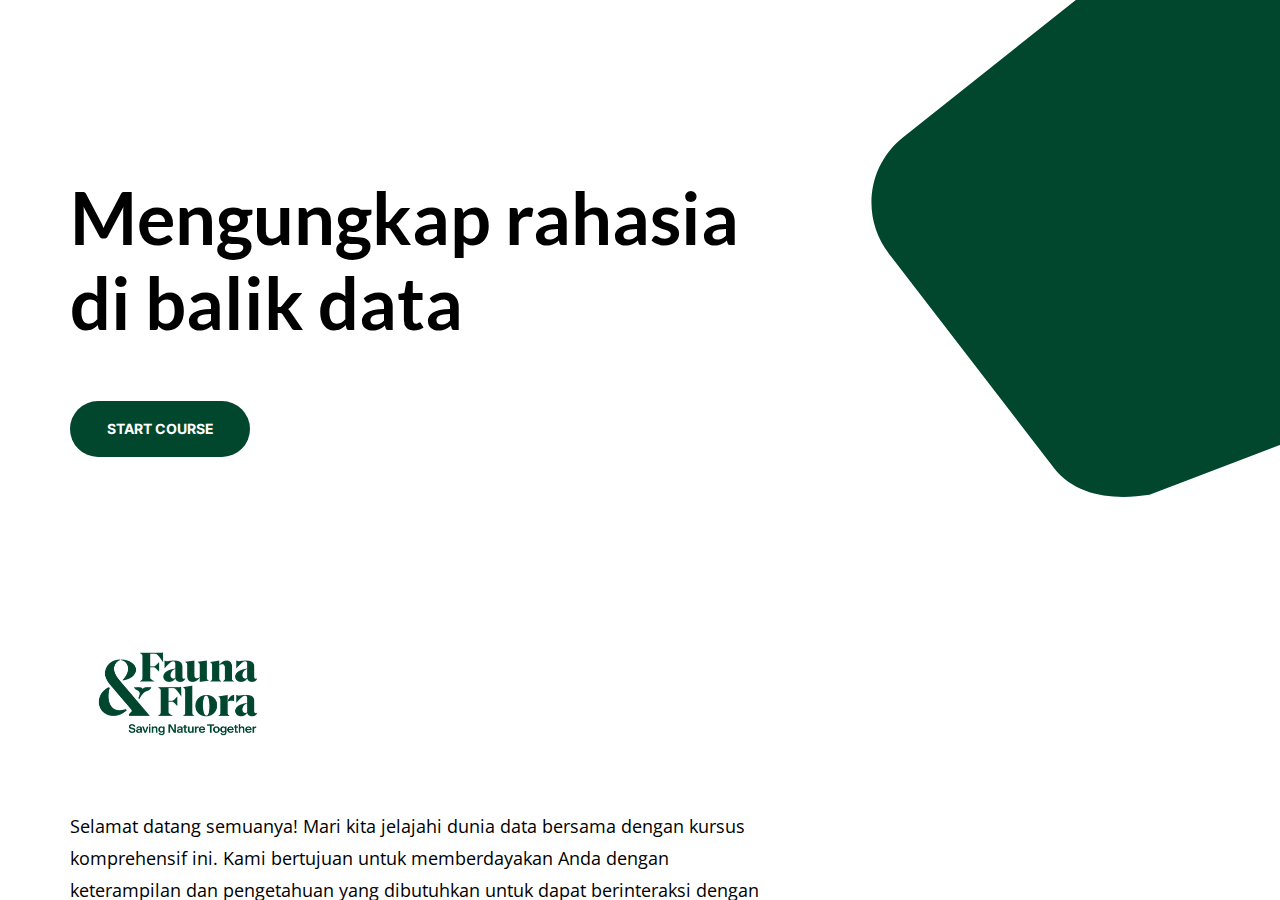
<file: index.html>
<!DOCTYPE html>
<html lang="en" class="">
  <head>
    <meta http-equiv="X-UA-Compatible" content="IE=edge,chrome=1">
    <meta name="viewport" content="width=device-width, initial-scale=1">
    <meta charset="utf-8">

    <title>Mengungkap rahasia di balik data</title>

    <link type="text/css" rel="stylesheet" href="lib/icomoon.css">
    <script type="text/javascript" src="lib/player-0.0.11.min.js"></script>
    <script type="text/javascript" src="lib/lzwcompress.js"></script>

    <!-- Resize Hack -->
    <script type="text/javascript">
      window.resizeTo(screen.width, screen.height);
    </script>
    
    <!--[if lt IE 9]>
    <script src="//html5shiv.googlecode.com/svn/trunk/html5.js"></script>
    <![endif]-->

    <script id="__ENTRY__" type="application/json">
      {".js":["rise/5b8604d3.js"]}
    </script>

    <script id="__REMOTE_ENTRIES__" type="application/json">
      {"mondrian":{".js":["mondrian/entry.js"]}}
    </script>

    <script>
      (function() {
        const jsonp = {}

        function loadModule(manifest) {
          const p = []

          if (manifest['.css'] != null) {
            for (var idx = 0; idx < manifest['.css'].length; idx++) {
              p.push(new Promise((resolve, reject) => {
                var link = document.createElement('link')
                link.onload = resolve
                link.onerror = reject
                link.rel = 'stylesheet'
                link.href = 'lib/' + manifest['.css'][idx]
                document.body.appendChild(link)
              }))
            }
          }

          if (manifest['.js'] != null) {
            for (var idx = 0; idx < manifest['.js'].length; idx++) {
              p.push(new Promise((resolve, reject) => {
                var script = document.createElement('script')
                script.onload = resolve
                script.onerror = reject
                script.src = 'lib/' + manifest['.js'][idx]
                document.body.appendChild(script)
              }))
            }
          }

          return Promise.all(p)
        }

        function deserialize(str) {
          const buffer = Uint8Array.from(atob(str), c => c.charCodeAt(0))
          const json = new TextDecoder().decode(buffer)
          const result = JSON.parse(json)
          return result
        }

        function __loadEntry() {
          return loadModule(JSON.parse(document.getElementById('__ENTRY__').textContent))
        }

        function __loadRemoteEntry(name) {
          const manifest = JSON.parse(document.getElementById('__REMOTE_ENTRIES__').textContent)
          if (manifest[name] == null) throw new Error(`Missing manifest for remote entry "${name}".`)
          return loadModule(manifest[name])
        }
        
        async function __loadJsonp(id, path) {
          try {
            return await new Promise((resolve, reject) => {
              try {
                jsonp[id] = resolve
                const script = document.createElement('script')
                script.onerror = reject
                script.src = `./${path}`
                document.head.appendChild(script)
              } catch (err) {
                reject(err)
              }
            })
          } finally {
            delete jsonp[id]
          }
        }

        function __resolveJsonp(id, data) {
          const resolve = jsonp[id]
          if (typeof resolve !== 'function') {
            throw new Error(`Could not load JSONP "${id}"`)
          }
          resolve(data)
        }

        async function __fetchCourse(name) {
          name = name == null ? window.i18n.default : name
          if (!window.i18n.available.includes(name)) {
            console.warn(`Could not load locale "${name}"`)
            name = window.i18n.available[0]
          }
          const encoded = await __loadJsonp(`course:${name}`, `locales/${name}.js`)
          const courseData = deserialize(encoded)
          return courseData
        }

        window.__loadEntry = __loadEntry
        window.__loadRemoteEntry = __loadRemoteEntry
        window.__loadJsonp = __loadJsonp
        window.__resolveJsonp = __resolveJsonp
        window.__fetchCourse = __fetchCourse
      })()
    </script>
  </head>
  <body>
    <div id="app"></div>
    <script>
  (function(root) {
    window.i18n = {"available":["und"],"default":"und"};
    window.partnerContent = [];

    var quizId = null;
    var storylineId = null;
    var completionPercentage = 100;
    var reporting = 'completed-incomplete';

    var LMSProxySelections = [
      'CommitData',
      'ConcedeControl', // Gives control back to the LMS
      'CreateResponseIdentifier', // Create question response
      'Finish',
      'GetDataChunk',  // Retrieve stringified object with lesson progress
      'GetStatus', // Get Current Status
      'MatchingResponse', // Interaction - Question Type
      'RecordFillInInteraction', // Interaction - Question Type
      'RecordMatchingInteraction', // Interaction - Question Type
      'RecordMultipleChoiceInteraction', // Interaction - Question Type
      'ResetStatus', // Reset the Status
      'SetBookmark',   // Set identifier for bookmark
      'SetDataChunk',  // Set a stringified object with lesson progress
      'SetFailed', // Tell LMS user Failed course
      'SetPassed', // Tell LMS user Passed the course
      'SetReachedEnd', // Tell LMS user completed course
      'SetScore', // Report Users Score to the LMS (for Pass and fail)
      'WriteToDebug',
    ];

    function HookCommit() {
  LMSProxyFuncs.WriteToDebug('Commit strategy detected a reason to commit! Forcing a commit to the LMS.');
  LMSProxyFuncs.CommitData();
}

const ProxyHooks = {

  'SetFailed': HookCommit,
  'SetPassed': HookCommit,
  'SetReachedEnd': HookCommit,
  'SetScore': HookCommit,

  'RecordMultipleChoiceInteraction': HookCommit,
  'RecordMatchingInteraction': HookCommit,
  'RecordFillInInteraction': HookCommit,
  'MatchingResponse': HookCommit,
};

function hookProxy(funcName) {
  if(ProxyHooks[funcName]) {
    return ProxyHooks[funcName]();
  }

  return;
}

var LMSProxyFuncs = pick(LMSProxySelections, window.parent, Function.prototype);

function noAPIFunction (funcName) {
  return function () {
    console.log('Warning: Course was unable to find the LMS API for ' + funcName + '. Course may have been launched from scormcontent/index.html, or the course package is not within an LMS. Saving of student data will not occur.');
  }
}

var initProxy = function() {
  return Object.keys(LMSProxyFuncs).reduce(function(newProxy, funcName) {
    if (LMSProxyFuncs[funcName].toString().length < 35) {
      noAPIFunction(funcName)();

      if (funcName === 'cmi5') {
        newProxy['cmi5'] = {
          getMasteryScore: noAPIFunction('cmi5.getMasteryScore')
        }
      } else {
        newProxy[funcName] = noAPIFunction(funcName);
      }
      
      return newProxy;
    }

    if (arrayHas(funcName, ['CreateResponseIdentifier', 'MatchingResponse', 'cmi5'])) {
      newProxy[funcName] = LMSProxyFuncs[funcName];
      return newProxy;
    }

    newProxy[funcName] = function () {
      var args = ([]).slice.call(arguments);
      var result = LMSProxyFuncs[funcName].apply(null, args);

      hookProxy(funcName);

      return result;
    }
    return newProxy;
  }, {})
}


    var LMSProxy = initProxy();

    var cache = getLMSData();

    function debounce(fn, delay) {
  var timer = null;

  return function () {
    var context = this, args = arguments;
    clearTimeout(timer);
    timer = setTimeout(function () {
      fn.apply(context, args);
    }, delay);
  };
}

function compress(data) {
  try {
    return JSON.stringify({
      v: 2,
      d: lzwCompress.pack(JSON.stringify(data)),
      cpv: "2pEIhy0C"
    });
  } catch(e) {
    return '';
  }
}

function decompress(stringData) {
  try {
    const data = JSON.parse(stringData);

    return data.d
      ? JSON.parse(lzwCompress.unpack(data.d))
      : data;
  } catch(e) {
    return {};
  }
}

function assign(target) {
  if (target === undefined || target === null) {
    throw new TypeError('assign: Cannot convert undefined or null to object');
  }

  var output = Object(target);

  for (var index = 1; index < arguments.length; index++) {
    var source = arguments[index];
    if (source !== undefined && source !== null) {
      for (var nextKey in source) {
        if (source.hasOwnProperty(nextKey)) {
          output[nextKey] = source[nextKey];
        }
      }
    }
  }
  return output;
}

function identity(value) {
  return value;
}

function bookmark(id) {
  var url = 'index.html#/lessons/' + id;

  LMSProxy.SetBookmark(url, '');
}

function completeOut(passed, reportParam) {
  var reportType = reportParam || reporting;

  if(passed) {
    switch(reportType) {
      case 'completed-incomplete':
      case 'completed-failed':
        LMSProxy.ResetStatus();
        LMSProxy.SetReachedEnd();
        break;

      case 'passed-incomplete':
      case 'passed-failed':
        LMSProxy.SetPassed();
        LMSProxy.SetReachedEnd();
        break;
    }
  } else {
    switch(reportType) {
      case 'passed-failed':
      case 'completed-failed':
        if(!isPassed()) {
          LMSProxy.SetFailed();
        }
        break;
    }
  }
}

var setDataChunk = debounce(function(data) {
  LMSProxy.SetDataChunk(data);
}, 100);

function concatLMSData(data) {
  assign(cache, data);
  setDataChunk(compress(cache));
}

function exit() {
  LMSProxy.ConcedeControl();
}

function finish(totalProgress) {
  if (
    quizId === null &&
    storylineId === null &&
    completionPercentage != undefined &&
    totalProgress >= completionPercentage
  ) {
    completeOut(true);
  }
}

function finishQuiz(passed, score, id) {
  if (id == quizId) {
    reportScore(score);
    completeOut(passed);
  }
}

function finishStoryline(id, passed, isQuiz, score) {
  if (id == storylineId) {
    if (isQuiz) {
      reportScore(score);
      completeOut(passed, 'passed-failed');
    } else {
      completeOut(passed);
    }
  }
}

function sanitizeForUri(title) {
  var strippedTitle = title.replace(/<(?:.|\n)*?>/gm, '');
  var sanitizedTitle = strippedTitle.replace(/[^a-zA-Z0-9-_.~]/g, '-');
  return sanitizedTitle;
}

function shorten(title) {
  return title.charAt(0);
}

function buildResponseIdentifier(response) {
  var title = sanitizeForUri(response.title);
  return LMSProxy.CreateResponseIdentifier(shorten(title), title);
}

function buildMatchingResponse(response) {
  var sourceTitle = sanitizeForUri(response.source.title);
  var targetTitle = sanitizeForUri(response.target.title);

  var source =
    LMSProxy.CreateResponseIdentifier(shorten(sourceTitle), sourceTitle);
  var target =
    LMSProxy.CreateResponseIdentifier(shorten(targetTitle), targetTitle);

  return new LMSProxy.MatchingResponse(source, target);
}

function cleanTitle(title, maxSize) {
  return title.substr(0, maxSize || 20).replace(/\s/g, '_');
}

function titleToId(quiz, question, attempts) {
  return cleanTitle(quiz, 20) + '_' + cleanTitle(question, 230) + '_' + attempts.toString().substr(0,3);
}

function normalizeResult(correct) {
  return correct
    ? window.parent.INTERACTION_RESULT_CORRECT
    : window.parent.INTERACTION_RESULT_WRONG;
}

function reportAnswer(data) {
  var recorder = Function.prototype;
  var response;
  var correctResponses;

  var isCorrect = normalizeResult(data.isCorrect);
  var latency = data.latency;
  var title = data.questionTitle;
  var weighting = 1;
  var strId = titleToId(data.quizTitle, title, data.retryAttempts);

  switch (data.type) {
    case 'MULTIPLE_CHOICE':
    case 'MULTIPLE_RESPONSE':
      response = data.response.map(buildResponseIdentifier);
      correctResponses = data.correctResponse.map(buildResponseIdentifier);
      recorder = LMSProxy.RecordMultipleChoiceInteraction;
      break;

    case 'FILL_IN_THE_BLANK':
      response = data.response;
      correctResponses = data.correctResponse;
      recorder = LMSProxy.RecordFillInInteraction;
      break;

    case 'MATCHING':
      response = data.response.map(buildMatchingResponse);
      correctResponses = data.correctResponse.map(buildMatchingResponse);
      recorder = LMSProxy.RecordMatchingInteraction;
      break;
  }

  recorder(
    strId,
    response,
    isCorrect,
    correctResponses,
    title,
    weighting,
    latency,
    0
  );
}

function getLMSData() {
  var data = null;

  if(!cache) {
    data = LMSProxy.GetDataChunk();

    var result = data
      ? decompress(data)
      : {};

    return result;
  }

  return assign({}, cache);
}

function getProgress(initialProgress) {
  var decodeCourseProgress =
    root.Rise.decodeCourseProgress;

  var progress = assign({}, {
    progress: { lessons: {} }
  }, getLMSData()).progress;

  if(initialProgress) {
    return decodeCourseProgress(initialProgress, progress);
  }

  return progress;
}

function isExport() {
  return true;
}

function isPassed() {
  return LMSProxy.GetStatus() === window.parent.LESSON_STATUS_PASSED;
}

function pick(keys, obj, def) {
  return keys.reduce(function(memo, key) {
    if(obj[key] === undefined) {
      if(def !== undefined) {
        memo[key] = def;
      }
    } else {
      memo[key] = obj[key];
    }

    return memo;
  }, {});
}

function reportScore(score) {
  var highScore = Math.max(getLMSData().score || 0, score);
  concatLMSData({ score: highScore });

  LMSProxy.SetScore(highScore, 100, 0);
}

function resolvePath(path) {
  return ('assets/').concat(path);
}

function resolveFontPath(font) {
  return ('lib/fonts/').concat(font.key.split('/').reverse()[0]);
}

function setLessonProgress(lessonProgress) {
  var encodeLessonProgress =
    root.Rise.encodeLessonProgress;

  var currentProgress = getProgress();

  var lessons = assign(
    {},
    currentProgress.lessons,
    encodeLessonProgress(lessonProgress)
  );

  var progress = assign({}, currentProgress, { lessons: lessons });

  concatLMSData({ progress: progress });
}

function setCourseProgress(courseProgress) {
  var encodeCourseProgress =
    root.Rise.encodeCourseProgress;

  var currentProgress = getProgress();

  var progress = assign(
    {},
    currentProgress,
    encodeCourseProgress(courseProgress)
  );

  concatLMSData({ progress: progress });
}

function getMasteryScore(payload) {
  return payload.passingScore;
}

function arrayHas(val, arr) {
  return !!(~(arr.indexOf(val)))
}

function fetchAvailableLocales() {
  return window.i18n
}

root.Rise = {
  completeLessons: identity,
  decodeCourseProgress: identity,
  encodeCourseProgress: identity,
  encodeLessonProgress: identity
};

root.Runtime = {
  bookmark: bookmark,
  exit: exit,
  fetch: window.__fetchCourse,
  fetchAvailableLocales: fetchAvailableLocales,
  finish: finish,
  finishQuiz: finishQuiz,
  finishStoryline: finishStoryline,
  getMasteryScore: getMasteryScore,
  getProgress: getProgress,
  isExport: isExport,
  reportAnswer: reportAnswer,
  resolveFontPath: resolveFontPath,
  resolvePath: resolvePath,
  setCourseProgress: setCourseProgress,
  setLessonProgress: setLessonProgress
};

  }(window));
</script>

    
    <script>__loadEntry()</script>
    
  </body>
</html>
</file>
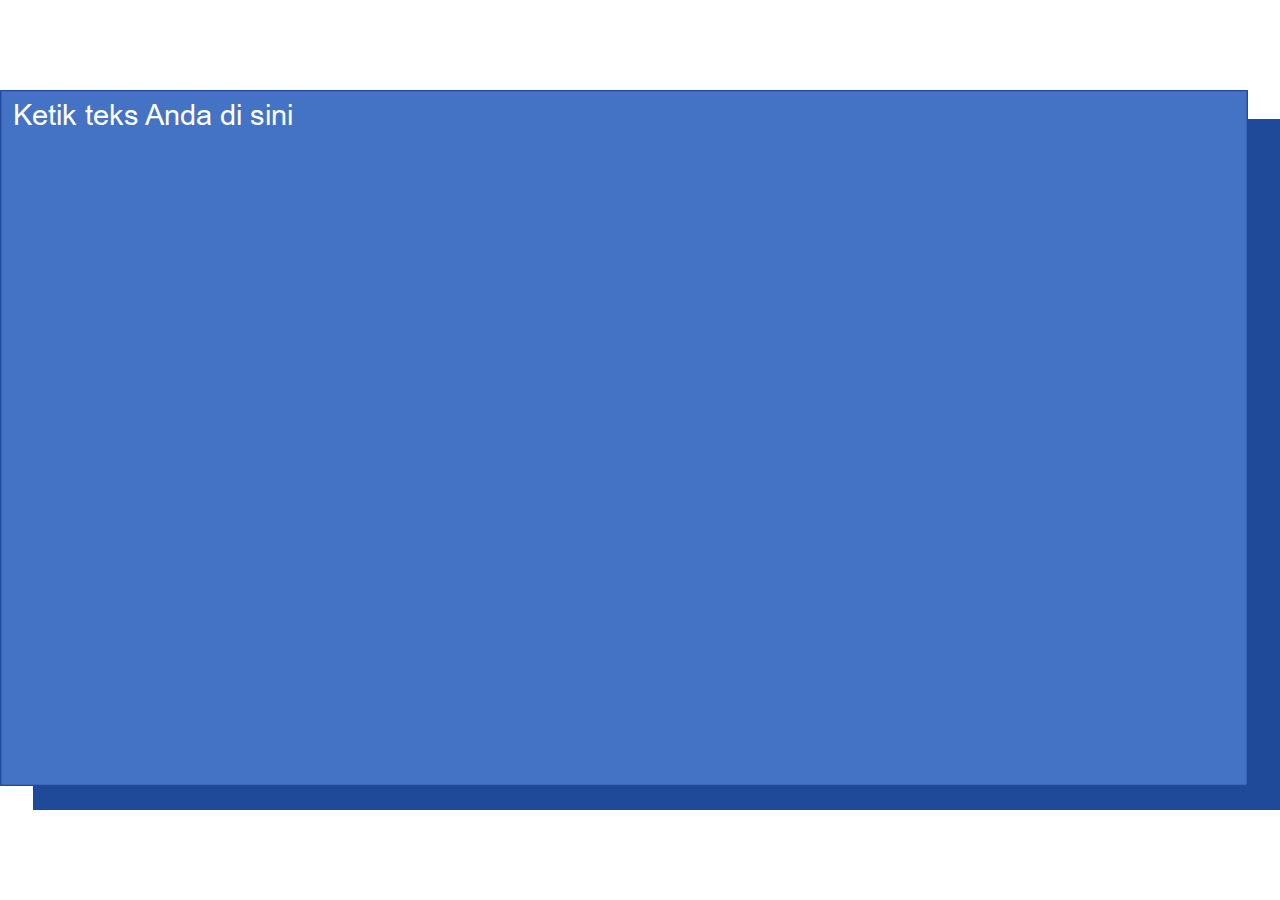
<file: assets/7QZHqkmgGY1ME2iD/story.html>
﻿<!doctype html>
<html lang="en-US">
<head>
  <meta charset="utf-8">
  <!-- Created using Storyline 360 - http://www.articulate.com  -->
  <!-- version: 3.86.32080.0 -->
  <title>kotak teks bebas biru 16 9</title>
  <meta http-equiv="x-ua-compatible" content="IE=edge"/>
  <meta name="viewport" content="width=device-width,initial-scale=1,user-scalable=no,shrink-to-fit=no,minimal-ui"/>
  <meta name="apple-mobile-web-app-capable" content="yes"/>
  <style>
    html, body { height: 100%; padding: 0; margin: 0 }
    #app { height: 100%; width: 100%; }
  </style>

  <script>
    window.DS = {};
    window.globals = {
      DATA_PATH_BASE: '',
      HAS_FRAME: true,
      HAS_SLIDE: true,

      lmsPresent: false,
      tinCanPresent: false,
      cmi5Present: false,
      aoSupport: false,
      scale: 'noscale',
      captureRc: false,
      browserSize: 'optimal',
      bgColor: '#282828',
      features: 'ClosedCaptionsCustomization,DropInBase,DropInInteractions,DropInMisc,DropInVectors,DropInVideo,JsApi,LayerPresentAsDialog,MultipleQuizTracking,UpdatedThemeEditor',
      themeName: 'unified',
      preloaderColor: '#FFFFFF',
      suppressAnalytics: false,
      productChannel: 'stable',
      publishSource: 'storyline',
      aid: 'aid|61ed9284-7fb2-4892-9b91-5a5bcbf24032',
      cid: '4c840fbd-2c40-42af-b39a-5e246a2cc2a0',
      playerVersion: '3.86.32080.0',
      publishTimestamp: '2024-04-23T11:59:14.5512826Z',
      maxIosVideoElements: 10,
      connectionSettings: { message: 'You%20are%20offline.%20Trying%20to%20reconnect...', useDarkTheme: false, mode: 'disabled' },
      hasFeature: function(feature) {
        return this.features.split(',').includes(feature);
      },
      
      parseParams: function(qs) {
        if (window.globals.parsedParams != null) {
          return window.globals.parsedParams;
        }
        qs = (qs || window.location.search.substr(1)).split('+').join(' ');
        var params = {},
            tokens,
            re = /[?&]?([^=]+)=([^&]*)/g;

        while (tokens = re.exec(qs)) {
          params[decodeURIComponent(tokens[1]).trim()] =
            decodeURIComponent(tokens[2]).trim();
        }
        window.globals.parsedParams = params;
        return params;
      }

    };
  </script>
  <script>
    var isIe11 = ('ActiveXObject' in window || window.MSBlobBuilder != null)
      && window.msCrypto != null && !window.ActiveXObject;
    if (isIe11) {
      window.globals.unsupportedBrowser = true;
      document.write(atob('[base64]'));
    }
  </script>

  <script>
    if (window.globals.hasFeature('MultiLanguageSupport')) {
      
      
    }
  </script>

  
  <script>window.THREE = { };</script>
  
<meta name="robots" content="noindex, nofollow"></head>
<body style="background: #282828" class="cs-HTML theme-unified">
<script src="player-interface.js"></script>
  <script>!function(){var e,i=/iPhone/i,o=/iPod/i,n=/iPad/i,t=/\biOS-universal(?:.+)Mac\b/i,r=/\bAndroid(?:.+)Mobile\b/i,a=/Android/i,d=/(?:SD4930UR|\bSilk(?:.+)Mobile\b)/i,p=/Silk/i,l=/Windows Phone/i,u=/\bWindows(?:.+)ARM\b/i,b=/BlackBerry/i,s=/BB10/i,c=/Opera Mini/i,f=/\b(CriOS|Chrome)(?:.+)Mobile/i,h=/Mobile(?:.+)Firefox\b/i,v=function(e){return void 0!==e&&"MacIntel"===e.platform&&"number"==typeof e.maxTouchPoints&&e.maxTouchPoints>1&&"undefined"==typeof MSStream};e=function(e){var m={userAgent:"",platform:"",maxTouchPoints:0};e||"undefined"==typeof navigator?"string"==typeof e?m.userAgent=e:e&&e.userAgent&&(m={userAgent:e.userAgent,platform:e.platform,maxTouchPoints:e.maxTouchPoints||0}):m={userAgent:navigator.userAgent,platform:navigator.platform,maxTouchPoints:navigator.maxTouchPoints||0};var g=m.userAgent,y=g.split("[FBAN");void 0!==y[1]&&(g=y[0]),void 0!==(y=g.split("Twitter"))[1]&&(g=y[0]);var A=function(e){return function(i){return i.test(e)}}(g),w={apple:{phone:A(i)&&!A(l),ipod:A(o),tablet:!A(i)&&(A(n)||v(m))&&!A(l),universal:A(t),device:(A(i)||A(o)||A(n)||A(t)||v(m))&&!A(l)},amazon:{phone:A(d),tablet:!A(d)&&A(p),device:A(d)||A(p)},android:{phone:!A(l)&&A(d)||!A(l)&&A(r),tablet:!A(l)&&!A(d)&&!A(r)&&(A(p)||A(a)),device:!A(l)&&(A(d)||A(p)||A(r)||A(a))||A(/\bokhttp\b/i)},windows:{phone:A(l),tablet:A(u),device:A(l)||A(u)},other:{blackberry:A(b),blackberry10:A(s),opera:A(c),firefox:A(h),chrome:A(f),device:A(b)||A(s)||A(c)||A(h)||A(f)},any:!1,phone:!1,tablet:!1};return w.any=w.apple.device||w.android.device||w.windows.device||w.other.device,w.phone=w.apple.phone||w.android.phone||w.windows.phone,w.tablet=w.apple.tablet||w.android.tablet||w.windows.tablet,w}(),"object"==typeof exports&&"undefined"!=typeof module?module.exports=e:"function"==typeof define&&define.amd?define((function(){return e})):this.isMobile=e}();
    window.isMobile.apple.tablet = window.isMobile.apple.tablet ||
      (navigator.platform === 'MacIntel' && navigator.maxTouchPoints > 1);
    window.isMobile.apple.device = window.isMobile.apple.device || window.isMobile.apple.tablet;
    window.isMobile.tablet = window.isMobile.tablet || window.isMobile.apple.tablet;
    window.isMobile.any = window.isMobile.any || window.isMobile.apple.tablet;
  </script>

  <div id="focus-sink" tabindex="-1"></div>

  <div id="preso"></div>
  <script>
    (function() {

      var classTypes = [ 'desktop', 'mobile', 'phone', 'tablet' ];

      var addDeviceClasses = function(prefix, testObj) {
        var curr, i;
        for (i = 0; i < classTypes.length; i++) {
          curr = classTypes[i];
          if (testObj[curr]) {
            document.body.classList.add(prefix + curr);
          }
        }
      };

      var params = window.globals.parseParams(),
          isDevicePreview = params.devicepreview === '1',
          isPhoneOverride = params.deviceType === 'phone' || (isDevicePreview && params.phone == '1'),
          isTabletOverride = (params.deviceType === 'tablet' || isDevicePreview) && !isPhoneOverride,
          isMobileOverride = isPhoneOverride || isTabletOverride;

      var deviceView = {
        desktop: !window.isMobile.any && !isMobileOverride,
        mobile: window.isMobile.any || isMobileOverride,
        phone: isPhoneOverride || (window.isMobile.phone && !isTabletOverride),
        tablet: isTabletOverride || window.isMobile.tablet
      };

      window.globals.deviceView = deviceView;
      window.isMobile.desktop = !window.isMobile.any;
      window.isMobile.mobile = window.isMobile.any;

      addDeviceClasses('view-', deviceView);

    })();
  </script>
  
  <script src='story_content/user.js' type=text/javascript></script>
  <div class="slide-loader"></div>

  <script>
    var doc = document, loader = doc.body.querySelector('.slide-loader'); [ 1, 2, 3 ].forEach(function(n) { var d = doc.createElement('div'); d.style.backgroundColor = window.globals.preloaderColor; d.classList.add('mobile-loader-dot'); d.classList.add('dot' + n); loader.appendChild(d); });
  </script>

  <div class="mobile-load-title-overlay" style="display: none">
    <div class="mobile-load-title">kotak teks bebas biru 16 9</div>
  </div>

  <div class="mobile-chrome-warning"></div>

  
<style>
  .warn-connection-dialog {
    display: none;
    background: transparent;
    pointer-events: all;
    position: fixed;
    left: 0;
    top: 0;
    width: 100%;
    height: 100%;
    z-index: 999;
  }

  .warn-connection-content {
    pointer-events: all;
    border-radius: 4px;
    background: white;
    border: 1px solid #E7E7E7;
    color: #333333;
    box-shadow: 0 2px 4px rgba(0, 0, 0, 0.25);
    transition: all 150ms ease-out;
    position: absolute;
    white-space: nowrap;
  }

  .view-phone.is-landscape .warn-connection-content {
    left: 23px;
    bottom: 23px;
  }

  .view-tablet.is-landscape .warn-connection-content {
    left: 50%;
    top: 20px;
    transform: translateX(-50%);
  }

  .view-mobile.is-portrait .warn-connection-content {
    transform: translate(-50%, calc(-100% - 15px));
  }

  .warn-connection-content p {
    display: inline-block;
    margin: 0 8px 0 0;
    line-height: 33px;
    font-size: 11px;
  }

  .warn-connection-content svg {
    position: relative;
    vertical-align: middle;
    margin: 0 2px 2px 8px;
  }

  .view-desktop .warn-connection-content {
    left: 1.5em;
    bottom: 1.5em;
  }

  .view-desktop .warn-connection-content p {
    font-size: 1.1em;
  }

  .is-offline .warn-connection-dialog {
    display: block;
  }

  .is-offline .cs-panel * {
    pointer-events: none !important;
  }

  .is-offline .cs-panel {
    pointer-events: all !important;
  }

  .is-offline #nav-controls * {
    pointer-events: none !important;
  }

  .is-offline #nav-controls {
    pointer-events: all !important;
  }
</style>

<div class="warn-connection-dialog" role="alertdialog" aria-modal="true" tabindex="0" aria-labelledby="warn-connection-message">
  <div class="warn-connection-content">
    <svg width="17" height="15" viewBox="0 0 17 15" xmlns="http://www.w3.org/2000/svg">
      <path fill="#8F0000" stroke="white" d="M16.07,12.98 L15.88,12.23 L9.51,1.21 C8.97,0.26,7.6,0.26,7.06,1.21 L0.69,12.23 C0.15,13.16,0.81,14.36,1.91,14.36 H14.65 C15.47,14.36,16.05,13.7,16.07,12.98 Z"/>
      <path fill="white" stroke="white" d="M8.58,5.5 C8.35,5.28,8.5,5.35,8.21,5.32 C8.09,5.35,7.97,5.49,7.96,5.67 C7.97,5.79,7.98,5.92,7.98,6.04 L7.98,6.04 C7.99,6.17,8,6.31,8.01,6.43 L8.01,6.44 C8.03,6.92,8.06,7.41,8.09,7.9 L8.09,7.9 C8.12,8.39,8.14,8.88,8.17,9.37 C8.17,9.39,8.18,9.42,8.2,9.44 C8.23,9.46,8.25,9.47,8.28,9.47 C8.31,9.47,8.34,9.46,8.35,9.44 C8.37,9.43,8.38,9.4,8.39,9.35 L8.39,9.34 C8.39,9.24,8.4,9.15,8.4,9.05 L8.4,9.05 C8.41,8.96,8.41,8.86,8.42,8.75 C8.43,8.44,8.45,8.12,8.47,7.81 L8.47,7.81 C8.49,7.49,8.51,7.18,8.53,6.87 C8.55,6.46,8.56,6.05,8.59,5.64 L8.6,5.62 C8.6,5.57,8.59,5.53,8.58,5.5 L8.21,5.32 Z"/>
      <circle fill="white" stroke="white" cx="8.3" cy="11.35" r="0.3"/>
    </svg>
    <p id="warn-connection-message">You are offline. Trying to reconnect...</p>
  </div>
</div>

<script>
  (function() {
    window.DS.connection = {
      warningShown: false,
      assets: {},
      loadingAssetGroup: false,
      retryDelay: 500
    };

    var connectionSettings = window.globals.connectionSettings || {};

    var useConnectionMessages = window.AbortController != null &&
      window.location.protocol != 'file:' &&
      connectionSettings.mode === 'normal';

    window.DS.connection.useConnectionMessages = useConnectionMessages;

    var assetCount = 0;
    var checkLoadedId;


    if (useConnectionMessages && connectionSettings != null) {
      var contentEl = document.querySelector('.warn-connection-content');
      var messageEl = contentEl.querySelector('p');

      if (connectionSettings.useDarkTheme) {
        contentEl.style.borderColor = '#BABBBA';
        contentEl.style.backgroundColor = '#282828';
        contentEl.style.color = '#FFFFFF';
      }

      if (connectionSettings.message != null) {
        messageEl.textContent = window.decodeURIComponent(connectionSettings.message);
      }
    }

    function checkAssetsReady() {
      for (var i in DS.connection.assets) {
        if (!DS.connection.assets[i].success) {
          return false;
        }
      }
      return true;
    }

    function stopAssetGroup() {
      if (!useConnectionMessages) { return; }

      assetCount = 0;

      DS.connection.oldAssetGroup = DS.connection.assets;
      DS.connection.assets = {};
      DS.connection.loadingAssetGroup = false;
      clearInterval(checkLoadedId);
    }

    function startAssetGroup() {
      if (!useConnectionMessages) { return; }
      var ticks = 0;
      clearInterval(checkLoadedId);
      checkLoadedId = setInterval(function() {
        var loaded = 0;
        if (assetCount === 0 && loaded === 0) {
          clearInterval(checkLoadedId);
          return;
        }

        for (var i in DS.connection.assets) {
          if (DS.connection.assets[i].success) {
            loaded++;
          }
        }

        if (assetCount === loaded && checkAssetsReady()) {
          for (var i in DS.connection.assets) {
            if (DS.connection.assets[i].action) {
              DS.connection.assets[i].action();
            }
          }
          hideWarning();
          stopAssetGroup();
        }
      }, 100)
    }

    function requiredAsset(url, action, retry, type) {
      if (!useConnectionMessages) { return; }
      if (DS.connection.assets[url]) { return; }

      DS.connection.assets[url] = {
        success: false, action: action, retry: retry, type: type
      };
      assetCount = Object.keys(DS.connection.assets).length;
      if (!DS.connection.loadingAssetGroup) {
        startAssetGroup();
      }
      DS.connection.loadingAssetGroup = true;
    }

    function assetLoaded(url) {
      if (!useConnectionMessages) { return; }
      if (DS.connection.assets[url]) {
        DS.connection.assets[url].success = true;
      }
    }

    function assetFailed(url) {
      if (!useConnectionMessages) { return; }
      if (!DS.connection.assets[url]) {
        if (/\.js$/.test(url) && url.indexOf('transcripts') === -1) {
          setTimeout(function() {
            if (DS.connection.lastSlideLoaded != null) {
              DS.connection.lastSlideLoaded();
            }
          }, DS.connection.retryDelay);
        }
        return;
      }
      if (!DS.connection.warningShown) { showWarning(); }
      if (DS.connection.assets[url].retry) {
        setTimeout(function() {
          if (!DS.connection.assets[url].success) {
            DS.connection.assets[url].retry()
          }
        }, DS.connection.retryDelay);
      }
    }

    function hideWarning() {
      document.body.classList.remove('is-offline');
      DS.connection.warningShown = false;
      enableKeys();
    }
    DS.connection.hideWarning = hideWarning

    function showWarning(btn) {
      document.body.classList.add('is-offline')
      DS.connection.warningShown = true;
      updateWarningPosition();
      disableKeys();
    }

    function updateWarningPosition() {
      if (!DS.connection.warningShown) {
        return;
      }

      var isPortrait = document.body.classList.contains('is-portrait');
      var isMobile = document.body.classList.contains('view-mobile');
      var warningEl = document.querySelector('.warn-connection-content');

      if (isPortrait && isMobile) {
        var slide = document.querySelector('.primary-slide');
        var slideRect = slide != null
          ? slide.getBoundingClientRect()
          : { top: window.innerHeight, left: 0, width: window.innerWidth };

        warningEl.style.top = `${slideRect.top}px`
        warningEl.style.left = `${slideRect.left + slideRect.width / 2}px`
      } else {
        warningEl.style.top = null;
        warningEl.style.left = null;
      }

      window.requestAnimationFrame(updateWarningPosition);
    }

    function onDisableKeyDown(e) {
      e.preventDefault();
      e.stopImmediatePropagation();
    }

    function onDisableKeyUp(e) {
      e.preventDefault();
      e.stopImmediatePropagation();
    }

    var accStyle = document.createElement('style');
    var warnDialogEl = document.querySelector('.warn-connection-dialog');

    function disableKeys() {
      if (DS.views && DS.views.nsStack && DS.views.nsStack.length === 1) {
        DS.views.nsStack[0].tabReachable = false
        DS.views.nsStack[0].updateTabIndex(true, true);
      }

      accStyle.innerHTML = '.acc-shadow-dom { display: none; }';
      document.body.appendChild(accStyle);

      warnDialogEl.parentNode.append(warnDialogEl);
      warnDialogEl.focus();
    }

    function enableKeys() {
      accStyle.remove();
      if (DS.views && DS.views.nsStack && DS.views.nsStack.length === 1 && DS.views.nsStack[0].name === '_frame') {
        DS.views.nsStack[0].tabReachable = true;
        DS.views.nsStack[0].updateTabIndex();
      }
    }

    // these will all be noops if the feature flag isn't set in
    // the data and `window.globals.features`
    DS.connection.requiredAsset = requiredAsset;
    DS.connection.assetLoaded = assetLoaded;
    DS.connection.assetFailed = assetFailed;
    DS.connection.stopAssetGroup = stopAssetGroup;
    DS.connection.startAssetGroup = startAssetGroup;
  })();
</script>


  <script>
    
    if (window.autoSpider && window.vInterfaceObject) {
      document.querySelector('.mobile-load-title-overlay').style.display = 'none';
    }
  </script>

  

  <link rel="stylesheet" href="html5/data/css/output.min.css" data-noprefix/>
</body>
<script src="html5/lib/scripts/bootstrapper.min.js"></script>
</html>
</file>
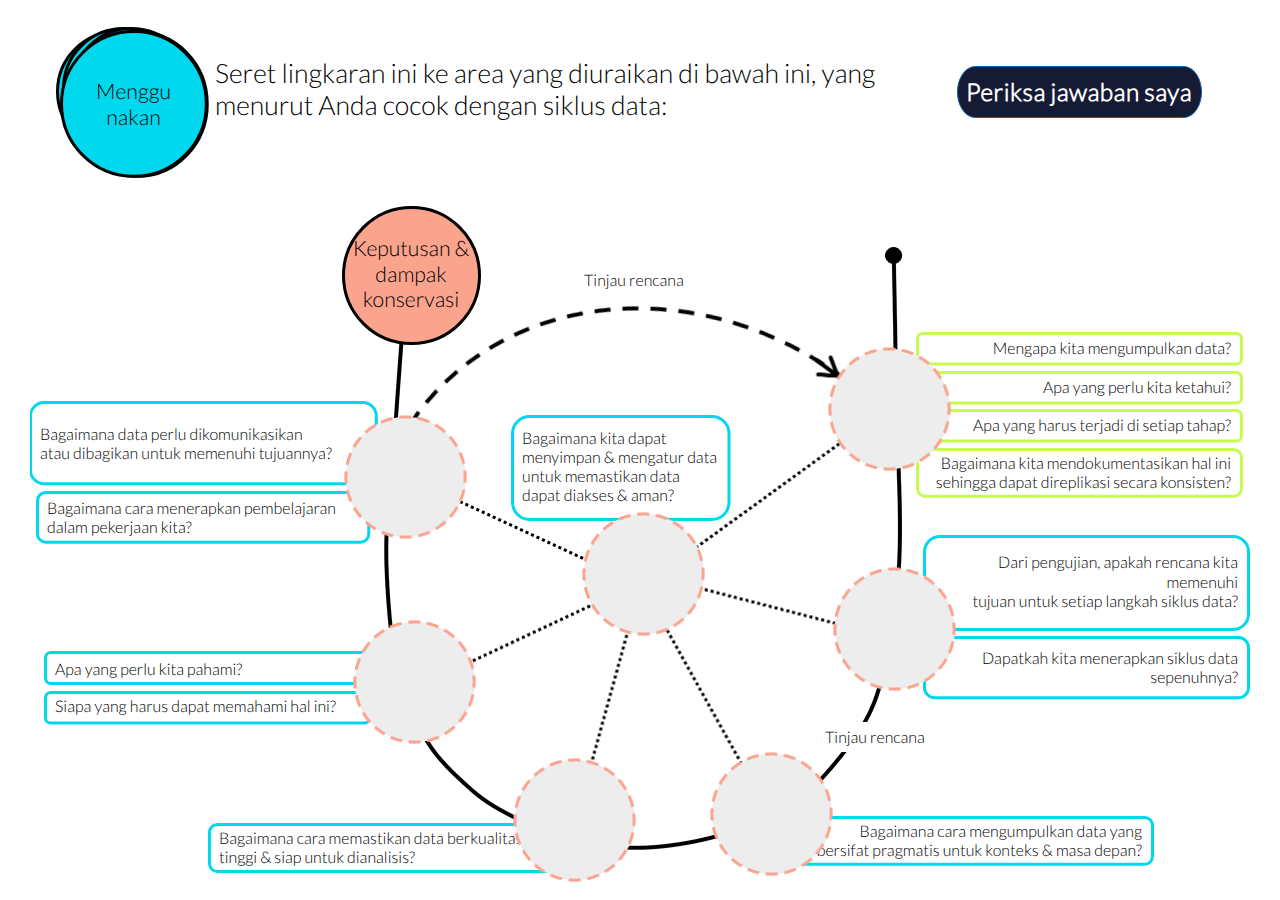
<file: assets/i3vIRArKYlejIFyA/story.html>
﻿<!doctype html>
<html lang="en-US">
<head>
  <meta charset="utf-8">
  <!-- Created using Storyline 360 - http://www.articulate.com  -->
  <!-- version: 3.86.32080.0 -->
  <title>Alat pengelolaan lingkungan dan sosial</title>
  <meta http-equiv="x-ua-compatible" content="IE=edge"/>
  <meta name="viewport" content="width=device-width,initial-scale=1,user-scalable=no,shrink-to-fit=no,minimal-ui"/>
  <meta name="apple-mobile-web-app-capable" content="yes"/>
  <style>
    html, body { height: 100%; padding: 0; margin: 0 }
    #app { height: 100%; width: 100%; }
  </style>

  <script>
    window.DS = {};
    window.globals = {
      DATA_PATH_BASE: '',
      HAS_FRAME: true,
      HAS_SLIDE: true,

      lmsPresent: false,
      tinCanPresent: false,
      cmi5Present: false,
      aoSupport: false,
      scale: 'noscale',
      captureRc: false,
      browserSize: 'optimal',
      bgColor: '#282828',
      features: 'ClosedCaptionsCustomization,DropInBase,DropInInteractions,DropInMisc,DropInVectors,DropInVideo,JsApi,LayerPresentAsDialog,MultipleQuizTracking,UpdatedThemeEditor',
      themeName: 'unified',
      preloaderColor: '#FFFFFF',
      suppressAnalytics: false,
      productChannel: 'stable',
      publishSource: 'storyline',
      aid: 'aid|61ed9284-7fb2-4892-9b91-5a5bcbf24032',
      cid: '1b4813cf-a2b8-40f1-a34d-c4575b8196f3',
      playerVersion: '3.86.32080.0',
      publishTimestamp: '2024-04-22T16:49:13.1247439Z',
      maxIosVideoElements: 10,
      connectionSettings: { message: 'You%20are%20offline.%20Trying%20to%20reconnect...', useDarkTheme: false, mode: 'disabled' },
      hasFeature: function(feature) {
        return this.features.split(',').includes(feature);
      },
      
      parseParams: function(qs) {
        if (window.globals.parsedParams != null) {
          return window.globals.parsedParams;
        }
        qs = (qs || window.location.search.substr(1)).split('+').join(' ');
        var params = {},
            tokens,
            re = /[?&]?([^=]+)=([^&]*)/g;

        while (tokens = re.exec(qs)) {
          params[decodeURIComponent(tokens[1]).trim()] =
            decodeURIComponent(tokens[2]).trim();
        }
        window.globals.parsedParams = params;
        return params;
      }

    };
  </script>
  <script>
    var isIe11 = ('ActiveXObject' in window || window.MSBlobBuilder != null)
      && window.msCrypto != null && !window.ActiveXObject;
    if (isIe11) {
      window.globals.unsupportedBrowser = true;
      document.write(atob('[base64]'));
    }
  </script>

  <script>
    if (window.globals.hasFeature('MultiLanguageSupport')) {
      
      
    }
  </script>

  
  <script>window.THREE = { };</script>
  
<meta name="robots" content="noindex, nofollow"></head>
<body style="background: #282828" class="cs-HTML theme-unified">
<script src="player-interface.js"></script>
  <script>!function(){var e,i=/iPhone/i,o=/iPod/i,n=/iPad/i,t=/\biOS-universal(?:.+)Mac\b/i,r=/\bAndroid(?:.+)Mobile\b/i,a=/Android/i,d=/(?:SD4930UR|\bSilk(?:.+)Mobile\b)/i,p=/Silk/i,l=/Windows Phone/i,u=/\bWindows(?:.+)ARM\b/i,b=/BlackBerry/i,s=/BB10/i,c=/Opera Mini/i,f=/\b(CriOS|Chrome)(?:.+)Mobile/i,h=/Mobile(?:.+)Firefox\b/i,v=function(e){return void 0!==e&&"MacIntel"===e.platform&&"number"==typeof e.maxTouchPoints&&e.maxTouchPoints>1&&"undefined"==typeof MSStream};e=function(e){var m={userAgent:"",platform:"",maxTouchPoints:0};e||"undefined"==typeof navigator?"string"==typeof e?m.userAgent=e:e&&e.userAgent&&(m={userAgent:e.userAgent,platform:e.platform,maxTouchPoints:e.maxTouchPoints||0}):m={userAgent:navigator.userAgent,platform:navigator.platform,maxTouchPoints:navigator.maxTouchPoints||0};var g=m.userAgent,y=g.split("[FBAN");void 0!==y[1]&&(g=y[0]),void 0!==(y=g.split("Twitter"))[1]&&(g=y[0]);var A=function(e){return function(i){return i.test(e)}}(g),w={apple:{phone:A(i)&&!A(l),ipod:A(o),tablet:!A(i)&&(A(n)||v(m))&&!A(l),universal:A(t),device:(A(i)||A(o)||A(n)||A(t)||v(m))&&!A(l)},amazon:{phone:A(d),tablet:!A(d)&&A(p),device:A(d)||A(p)},android:{phone:!A(l)&&A(d)||!A(l)&&A(r),tablet:!A(l)&&!A(d)&&!A(r)&&(A(p)||A(a)),device:!A(l)&&(A(d)||A(p)||A(r)||A(a))||A(/\bokhttp\b/i)},windows:{phone:A(l),tablet:A(u),device:A(l)||A(u)},other:{blackberry:A(b),blackberry10:A(s),opera:A(c),firefox:A(h),chrome:A(f),device:A(b)||A(s)||A(c)||A(h)||A(f)},any:!1,phone:!1,tablet:!1};return w.any=w.apple.device||w.android.device||w.windows.device||w.other.device,w.phone=w.apple.phone||w.android.phone||w.windows.phone,w.tablet=w.apple.tablet||w.android.tablet||w.windows.tablet,w}(),"object"==typeof exports&&"undefined"!=typeof module?module.exports=e:"function"==typeof define&&define.amd?define((function(){return e})):this.isMobile=e}();
    window.isMobile.apple.tablet = window.isMobile.apple.tablet ||
      (navigator.platform === 'MacIntel' && navigator.maxTouchPoints > 1);
    window.isMobile.apple.device = window.isMobile.apple.device || window.isMobile.apple.tablet;
    window.isMobile.tablet = window.isMobile.tablet || window.isMobile.apple.tablet;
    window.isMobile.any = window.isMobile.any || window.isMobile.apple.tablet;
  </script>

  <div id="focus-sink" tabindex="-1"></div>

  <div id="preso"></div>
  <script>
    (function() {

      var classTypes = [ 'desktop', 'mobile', 'phone', 'tablet' ];

      var addDeviceClasses = function(prefix, testObj) {
        var curr, i;
        for (i = 0; i < classTypes.length; i++) {
          curr = classTypes[i];
          if (testObj[curr]) {
            document.body.classList.add(prefix + curr);
          }
        }
      };

      var params = window.globals.parseParams(),
          isDevicePreview = params.devicepreview === '1',
          isPhoneOverride = params.deviceType === 'phone' || (isDevicePreview && params.phone == '1'),
          isTabletOverride = (params.deviceType === 'tablet' || isDevicePreview) && !isPhoneOverride,
          isMobileOverride = isPhoneOverride || isTabletOverride;

      var deviceView = {
        desktop: !window.isMobile.any && !isMobileOverride,
        mobile: window.isMobile.any || isMobileOverride,
        phone: isPhoneOverride || (window.isMobile.phone && !isTabletOverride),
        tablet: isTabletOverride || window.isMobile.tablet
      };

      window.globals.deviceView = deviceView;
      window.isMobile.desktop = !window.isMobile.any;
      window.isMobile.mobile = window.isMobile.any;

      addDeviceClasses('view-', deviceView);

    })();
  </script>
  
  <script src='story_content/user.js' type=text/javascript></script>
  <div class="slide-loader"></div>

  <script>
    var doc = document, loader = doc.body.querySelector('.slide-loader'); [ 1, 2, 3 ].forEach(function(n) { var d = doc.createElement('div'); d.style.backgroundColor = window.globals.preloaderColor; d.classList.add('mobile-loader-dot'); d.classList.add('dot' + n); loader.appendChild(d); });
  </script>

  <div class="mobile-load-title-overlay" style="display: none">
    <div class="mobile-load-title">Alat pengelolaan lingkungan dan sosial</div>
  </div>

  <div class="mobile-chrome-warning"></div>

  
<style>
  .warn-connection-dialog {
    display: none;
    background: transparent;
    pointer-events: all;
    position: fixed;
    left: 0;
    top: 0;
    width: 100%;
    height: 100%;
    z-index: 999;
  }

  .warn-connection-content {
    pointer-events: all;
    border-radius: 4px;
    background: white;
    border: 1px solid #E7E7E7;
    color: #333333;
    box-shadow: 0 2px 4px rgba(0, 0, 0, 0.25);
    transition: all 150ms ease-out;
    position: absolute;
    white-space: nowrap;
  }

  .view-phone.is-landscape .warn-connection-content {
    left: 23px;
    bottom: 23px;
  }

  .view-tablet.is-landscape .warn-connection-content {
    left: 50%;
    top: 20px;
    transform: translateX(-50%);
  }

  .view-mobile.is-portrait .warn-connection-content {
    transform: translate(-50%, calc(-100% - 15px));
  }

  .warn-connection-content p {
    display: inline-block;
    margin: 0 8px 0 0;
    line-height: 33px;
    font-size: 11px;
  }

  .warn-connection-content svg {
    position: relative;
    vertical-align: middle;
    margin: 0 2px 2px 8px;
  }

  .view-desktop .warn-connection-content {
    left: 1.5em;
    bottom: 1.5em;
  }

  .view-desktop .warn-connection-content p {
    font-size: 1.1em;
  }

  .is-offline .warn-connection-dialog {
    display: block;
  }

  .is-offline .cs-panel * {
    pointer-events: none !important;
  }

  .is-offline .cs-panel {
    pointer-events: all !important;
  }

  .is-offline #nav-controls * {
    pointer-events: none !important;
  }

  .is-offline #nav-controls {
    pointer-events: all !important;
  }
</style>

<div class="warn-connection-dialog" role="alertdialog" aria-modal="true" tabindex="0" aria-labelledby="warn-connection-message">
  <div class="warn-connection-content">
    <svg width="17" height="15" viewBox="0 0 17 15" xmlns="http://www.w3.org/2000/svg">
      <path fill="#8F0000" stroke="white" d="M16.07,12.98 L15.88,12.23 L9.51,1.21 C8.97,0.26,7.6,0.26,7.06,1.21 L0.69,12.23 C0.15,13.16,0.81,14.36,1.91,14.36 H14.65 C15.47,14.36,16.05,13.7,16.07,12.98 Z"/>
      <path fill="white" stroke="white" d="M8.58,5.5 C8.35,5.28,8.5,5.35,8.21,5.32 C8.09,5.35,7.97,5.49,7.96,5.67 C7.97,5.79,7.98,5.92,7.98,6.04 L7.98,6.04 C7.99,6.17,8,6.31,8.01,6.43 L8.01,6.44 C8.03,6.92,8.06,7.41,8.09,7.9 L8.09,7.9 C8.12,8.39,8.14,8.88,8.17,9.37 C8.17,9.39,8.18,9.42,8.2,9.44 C8.23,9.46,8.25,9.47,8.28,9.47 C8.31,9.47,8.34,9.46,8.35,9.44 C8.37,9.43,8.38,9.4,8.39,9.35 L8.39,9.34 C8.39,9.24,8.4,9.15,8.4,9.05 L8.4,9.05 C8.41,8.96,8.41,8.86,8.42,8.75 C8.43,8.44,8.45,8.12,8.47,7.81 L8.47,7.81 C8.49,7.49,8.51,7.18,8.53,6.87 C8.55,6.46,8.56,6.05,8.59,5.64 L8.6,5.62 C8.6,5.57,8.59,5.53,8.58,5.5 L8.21,5.32 Z"/>
      <circle fill="white" stroke="white" cx="8.3" cy="11.35" r="0.3"/>
    </svg>
    <p id="warn-connection-message">You are offline. Trying to reconnect...</p>
  </div>
</div>

<script>
  (function() {
    window.DS.connection = {
      warningShown: false,
      assets: {},
      loadingAssetGroup: false,
      retryDelay: 500
    };

    var connectionSettings = window.globals.connectionSettings || {};

    var useConnectionMessages = window.AbortController != null &&
      window.location.protocol != 'file:' &&
      connectionSettings.mode === 'normal';

    window.DS.connection.useConnectionMessages = useConnectionMessages;

    var assetCount = 0;
    var checkLoadedId;


    if (useConnectionMessages && connectionSettings != null) {
      var contentEl = document.querySelector('.warn-connection-content');
      var messageEl = contentEl.querySelector('p');

      if (connectionSettings.useDarkTheme) {
        contentEl.style.borderColor = '#BABBBA';
        contentEl.style.backgroundColor = '#282828';
        contentEl.style.color = '#FFFFFF';
      }

      if (connectionSettings.message != null) {
        messageEl.textContent = window.decodeURIComponent(connectionSettings.message);
      }
    }

    function checkAssetsReady() {
      for (var i in DS.connection.assets) {
        if (!DS.connection.assets[i].success) {
          return false;
        }
      }
      return true;
    }

    function stopAssetGroup() {
      if (!useConnectionMessages) { return; }

      assetCount = 0;

      DS.connection.oldAssetGroup = DS.connection.assets;
      DS.connection.assets = {};
      DS.connection.loadingAssetGroup = false;
      clearInterval(checkLoadedId);
    }

    function startAssetGroup() {
      if (!useConnectionMessages) { return; }
      var ticks = 0;
      clearInterval(checkLoadedId);
      checkLoadedId = setInterval(function() {
        var loaded = 0;
        if (assetCount === 0 && loaded === 0) {
          clearInterval(checkLoadedId);
          return;
        }

        for (var i in DS.connection.assets) {
          if (DS.connection.assets[i].success) {
            loaded++;
          }
        }

        if (assetCount === loaded && checkAssetsReady()) {
          for (var i in DS.connection.assets) {
            if (DS.connection.assets[i].action) {
              DS.connection.assets[i].action();
            }
          }
          hideWarning();
          stopAssetGroup();
        }
      }, 100)
    }

    function requiredAsset(url, action, retry, type) {
      if (!useConnectionMessages) { return; }
      if (DS.connection.assets[url]) { return; }

      DS.connection.assets[url] = {
        success: false, action: action, retry: retry, type: type
      };
      assetCount = Object.keys(DS.connection.assets).length;
      if (!DS.connection.loadingAssetGroup) {
        startAssetGroup();
      }
      DS.connection.loadingAssetGroup = true;
    }

    function assetLoaded(url) {
      if (!useConnectionMessages) { return; }
      if (DS.connection.assets[url]) {
        DS.connection.assets[url].success = true;
      }
    }

    function assetFailed(url) {
      if (!useConnectionMessages) { return; }
      if (!DS.connection.assets[url]) {
        if (/\.js$/.test(url) && url.indexOf('transcripts') === -1) {
          setTimeout(function() {
            if (DS.connection.lastSlideLoaded != null) {
              DS.connection.lastSlideLoaded();
            }
          }, DS.connection.retryDelay);
        }
        return;
      }
      if (!DS.connection.warningShown) { showWarning(); }
      if (DS.connection.assets[url].retry) {
        setTimeout(function() {
          if (!DS.connection.assets[url].success) {
            DS.connection.assets[url].retry()
          }
        }, DS.connection.retryDelay);
      }
    }

    function hideWarning() {
      document.body.classList.remove('is-offline');
      DS.connection.warningShown = false;
      enableKeys();
    }
    DS.connection.hideWarning = hideWarning

    function showWarning(btn) {
      document.body.classList.add('is-offline')
      DS.connection.warningShown = true;
      updateWarningPosition();
      disableKeys();
    }

    function updateWarningPosition() {
      if (!DS.connection.warningShown) {
        return;
      }

      var isPortrait = document.body.classList.contains('is-portrait');
      var isMobile = document.body.classList.contains('view-mobile');
      var warningEl = document.querySelector('.warn-connection-content');

      if (isPortrait && isMobile) {
        var slide = document.querySelector('.primary-slide');
        var slideRect = slide != null
          ? slide.getBoundingClientRect()
          : { top: window.innerHeight, left: 0, width: window.innerWidth };

        warningEl.style.top = `${slideRect.top}px`
        warningEl.style.left = `${slideRect.left + slideRect.width / 2}px`
      } else {
        warningEl.style.top = null;
        warningEl.style.left = null;
      }

      window.requestAnimationFrame(updateWarningPosition);
    }

    function onDisableKeyDown(e) {
      e.preventDefault();
      e.stopImmediatePropagation();
    }

    function onDisableKeyUp(e) {
      e.preventDefault();
      e.stopImmediatePropagation();
    }

    var accStyle = document.createElement('style');
    var warnDialogEl = document.querySelector('.warn-connection-dialog');

    function disableKeys() {
      if (DS.views && DS.views.nsStack && DS.views.nsStack.length === 1) {
        DS.views.nsStack[0].tabReachable = false
        DS.views.nsStack[0].updateTabIndex(true, true);
      }

      accStyle.innerHTML = '.acc-shadow-dom { display: none; }';
      document.body.appendChild(accStyle);

      warnDialogEl.parentNode.append(warnDialogEl);
      warnDialogEl.focus();
    }

    function enableKeys() {
      accStyle.remove();
      if (DS.views && DS.views.nsStack && DS.views.nsStack.length === 1 && DS.views.nsStack[0].name === '_frame') {
        DS.views.nsStack[0].tabReachable = true;
        DS.views.nsStack[0].updateTabIndex();
      }
    }

    // these will all be noops if the feature flag isn't set in
    // the data and `window.globals.features`
    DS.connection.requiredAsset = requiredAsset;
    DS.connection.assetLoaded = assetLoaded;
    DS.connection.assetFailed = assetFailed;
    DS.connection.stopAssetGroup = stopAssetGroup;
    DS.connection.startAssetGroup = startAssetGroup;
  })();
</script>


  <script>
    
    if (window.autoSpider && window.vInterfaceObject) {
      document.querySelector('.mobile-load-title-overlay').style.display = 'none';
    }
  </script>

  

  <link rel="stylesheet" href="html5/data/css/output.min.css" data-noprefix/>
</body>
<script src="html5/lib/scripts/bootstrapper.min.js"></script>
</html>
</file>
<file: lib/icomoon.css>
@font-face {
	font-family: 'icomoon';
	src:  url('fonts/icomoon.ttf') format('truetype'),
				url('fonts/icomoon.woff') format('woff');
	font-weight: normal;
	font-style: normal;
}

[class^="icon-"], [class*=" icon-"] {
	/* use !important to prevent issues with browser extensions that change fonts */
	font-family: 'icomoon' !important;
	speak: none;
	font-style: normal;
	font-weight: normal;
	font-variant: normal;
	text-transform: none;
	line-height: 1;

	/* Better Font Rendering =========== */
	-webkit-font-smoothing: antialiased;
	-moz-osx-font-smoothing: grayscale;
}

.icon-edit-author-name:before {
	content: "\e976";
}
.icon-lock:before {
	content: "\e977";
}
.icon-checkmark-valid:before {
	content: "\e95d";
}
.icon-close-media-panel:before {
	content: "\e95e";
}
.icon-trash4:before {
	content: "\e95f";
}
.icon-x-invalid-url:before {
	content: "\e960";
}
.icon-attach2:before {
	content: "\e961";
}
.icon-bold:before {
	content: "\e962";
}
.icon-fontcolor:before {
	content: "\e963";
}
.icon-fontsize:before {
	content: "\e964";
}
.icon-italic:before {
	content: "\e965";
}
.icon-link:before {
	content: "\e966";
}
.icon-orderedlist:before {
	content: "\e967";
}
.icon-quote:before {
	content: "\e968";
}
.icon-unorderedlist:before {
	content: "\e969";
}
.icon-feedback:before {
	content: "\e910";
}
.icon-review:before {
	content: "\e911";
}
.icon-customizable:before {
	content: "\e908";
}
.icon-design:before {
	content: "\e909";
}
.icon-interactions:before {
	content: "\e90a";
}
.icon-questions:before {
	content: "\e90b";
}
.icon-scenarios2:before {
	content: "\e90c";
}
.icon-slides:before {
	content: "\e90d";
}
.icon-desktop:before {
	content: "\e902";
}
.icon-expressions:before {
	content: "\e903";
}
.icon-poses:before {
	content: "\e904";
}
.icon-retina:before {
	content: "\e905";
}
.icon-scenarios:before {
	content: "\e906";
}
.icon-transparency:before {
	content: "\e907";
}
.icon-Master-01:before {
	content: "\e934";
}
.icon-Master-02:before {
	content: "\e93a";
}
.icon-Master-03:before {
	content: "\e939";
}
.icon-Master-04:before {
	content: "\e936";
}
.icon-Master-05:before {
	content: "\e93b";
}
.icon-Master-06:before {
	content: "\e935";
}
.icon-Master-07:before {
	content: "\e937";
}
.icon-Master-08:before {
	content: "\e938";
}
.icon-Master-09:before {
	content: "\e922";
}
.icon-Master-10:before {
	content: "\e926";
}
.icon-Master-11:before {
	content: "\e924";
}
.icon-Master-12:before {
	content: "\e928";
}
.icon-Master-13:before {
	content: "\e923";
}
.icon-Master-14:before {
	content: "\e925";
}
.icon-Master-15:before {
	content: "\e929";
}
.icon-Master-16:before {
	content: "\e927";
}
.icon-Master-17:before {
	content: "\e92b";
}
.icon-Master-18:before {
	content: "\e92c";
}
.icon-Master-19:before {
	content: "\e92d";
}
.icon-Master-20:before {
	content: "\e92e";
}
.icon-Master-21:before {
	content: "\e92f";
}
.icon-Master-22:before {
	content: "\e930";
}
.icon-Master-23:before {
	content: "\e931";
}
.icon-Master-24:before {
	content: "\e932";
}
.icon-Master-25:before {
	content: "\e933";
}
.icon-Master-26:before {
	content: "\e92a";
}
.icon-check-circle:before {
	content: "\e803";
}
.icon-trash:before {
	content: "\e804";
}
.icon-rotation:before {
	content: "\e91a";
}
.icon-vector:before {
	content: "\e91b";
}
.icon-mute:before {
	content: "\e90e";
}
.icon-volume:before {
	content: "\e90f";
}
.icon-logo:before {
	content: "\e805";
}
.icon-share:before {
	content: "\e801";
}
.icon-sorting:before {
	content: "\e91c";
}
.icon-more:before {
	content: "\e91d";
}
.icon-copy:before {
	content: "\e951";
}
.icon-clock:before {
	content: "\e915";
}
.icon-quotes-left:before {
	content: "\e918";
}
.icon-list-numbered:before {
	content: "\e916";
}
.icon-list2:before {
	content: "\e917";
}
.icon-plus:before {
	content: "\e60a";
}
.icon-info:before {
	content: "\e974";
}
.icon-cross:before {
	content: "\e913";
}
.icon-checkmark:before {
	content: "\e975";
}
.icon-arrow-up2:before {
	content: "\e959";
}
.icon-arrow-down2:before {
	content: "\e95a";
}
.icon-sort-alpha-asc:before {
	content: "\e912";
}
.icon-rtf:before {
	content: "\e94b";
}
.icon-doc:before {
	content: "\e94a";
}
.icon-pdf:before {
	content: "\e94c";
}
.icon-ppt:before {
	content: "\e94d";
}
.icon-file:before {
	content: "\e94e";
}
.icon-xls:before {
	content: "\e94f";
}
.icon-zip:before {
	content: "\e950";
}
.icon-file-alt:before {
	content: "\e944";
}
.icon-doc-alt:before {
	content: "\e943";
}
.icon-pdf-alt:before {
	content: "\e945";
}
.icon-ppt-alt:before {
	content: "\e946";
}
.icon-rtf-alt:before {
	content: "\e947";
}
.icon-xls-alt:before {
	content: "\e948";
}
.icon-zip-alt:before {
	content: "\e949";
}
.icon-attach:before {
	content: "\e942";
}
.icon-reload:before {
	content: "\e941";
}
.icon-trash2:before {
	content: "\e60d";
}
.icon-arrow-left:before {
	content: "\e608";
}
.icon-arrow-right:before {
	content: "\e609";
}
.icon-check-alt:before {
	content: "\e606";
}
.icon-password-view:before {
	content: "\e972";
}
.icon-password-hide:before {
	content: "\e973";
}
.icon-view-grid:before {
	content: "\e96c";
}
.icon-grid-view:before {
	content: "\e96c";
}
.icon-view-list:before {
	content: "\e96d";
}
.icon-list-view:before {
	content: "\e96d";
}
.icon-blocks:before {
	content: "\e95b";
}
.icon-list3:before {
	content: "\e95c";
}
.icon-export:before {
	content: "\e958";
}
.icon-screencast:before {
	content: "\e957";
}
.icon-cursor:before {
	content: "\e956";
}
.icon-documents:before {
	content: "\e952";
}
.icon-duplicate:before {
	content: "\e952";
}
.icon-trash3:before {
	content: "\e953";
}
.icon-Article:before {
	content: "\e93c";
}
.icon-Interaction:before {
	content: "\e93d";
}
.icon-Quiz:before {
	content: "\e93e";
}
.icon-Video:before {
	content: "\e93f";
}
.icon-trashcan:before {
	content: "\e921";
}
.icon-marker_style:before {
	content: "\e920";
}
.icon-photo:before {
	content: "\e91f";
}
.icon-microphone:before {
	content: "\e91e";
}
.icon-plus2:before {
	content: "\e800";
}
.icon-processing:before {
	content: "\e607";
}
.icon-menu:before {
	content: "\e602";
}
.icon-headset:before {
	content: "\e603";
}
.icon-list:before {
	content: "\e604";
}
.icon-video:before {
	content: "\e605";
}
.icon-mail:before {
	content: "\e954";
}
.icon-remove:before {
	content: "\e955";
}
.icon-up-level-2:before {
	content: "\e96e";
}
.icon-up-level-list-2:before {
	content: "\e96f";
}
.icon-plus-circle:before {
	content: "\e802";
}
.icon-up-level:before {
	content: "\e970";
}
.icon-up-level-list:before {
	content: "\e971";
}
.icon-eye:before {
	content: "\e96b";
}
.icon-tick:before {
	content: "\e900";
}
.icon-check:before {
	content: "\e901";
}
.icon-link-alt:before {
	content: "\e919";
}
.icon-chevron-down:before {
	content: "\e60b";
}
.icon-chevron-up:before {
	content: "\e60c";
}
.icon-chevron-left:before {
	content: "\e600";
}
.icon-chevron:before {
	content: "\e601";
}
.icon-chevron-right:before {
	content: "\e601";
}
.icon-close-small:before {
	content: "\e940";
}
.icon-pie-chart:before {
	content: "\e914";
}
.icon-alert:before {
	content: "\e96a";
}
</file>
<file: assets/7QZHqkmgGY1ME2iD/html5/data/css/output.min.css>
@font-face {
  font-family: 'Aktiv Grotesk CorpBBold33D090D2';
  src: url('[data-uri]');
  font-style: normal;
  font-weight: normal;
}
@font-face {
  font-family: 'Aktiv Grotesk Corp CharDAFEB1D0';
  src: url('[data-uri]');
  font-style: normal;
  font-weight: normal;
}
@font-face {
  font-family: 'Arial Charset1_ 6eXKvsb6A1FE2DC';
  src: url('[data-uri]');
  font-style: normal;
  font-weight: normal;
}
@font-face {
  font-family: 'Arial Charset0_v8wz5YMo9EE9FF07';
  src: url('[data-uri]');
  font-style: normal;
  font-weight: normal;
}
.cs-HTML {
  background: rgba(40, 40, 40, 1);
}
.cs-npnxnanbnsnfns00000000001 .cs-infopanel  {
  box-shadow: 0 1px 0 rgba(0, 0, 0, 0);
  background: rgba(255, 255, 255, 1);
}
.cs-npnxnanbnsnfns00000000001 .cs-infopanel .cs-link {
  color: rgba(186, 187, 186, 1);
}
.cs-npnxnanbnsnfns00000000001 .cs-infopanel .cs-link:hover {
  color: rgba(255, 255, 255, 1);
}
.cs-npnxnanbnsnfns00000000001 .cs-infopanel .cs-name {
  color: rgba(68, 68, 68, 1);
}
.cs-npnxnanbnsnfns00000000001 .cs-infopanel .cs-title {
  color: rgba(153, 153, 153, 1);
}
.cs-npnxnanbnsnfns00000000001 .cs-infopanelpopup  {
  box-shadow: 0 1px 0 rgba(0, 0, 0, 0);
  background: rgba(0, 0, 0, 0);
}
.cs-npnxnanbnsnfns00000000001 .cs-infopanelpopup .cs-link {
  color: rgba(255, 0, 0, 1);
}
.cs-npnxnanbnsnfns00000000001 .cs-infopanelpopup .cs-link:hover {
  color: rgba(255, 255, 255, 1);
}
.cs-npnxnanbnsnfns00000000001 .cs-infopanelpopup .cs-name {
  color: rgba(255, 255, 255, 1);
}
.cs-npnxnanbnsnfns00000000001 .cs-infopanelpopup .cs-bio {
  color: rgba(186, 187, 186, 1);
}
.cs-npnxnanbnsnfns00000000001 .cs-timer  {
  color: rgba(186, 187, 186, 1);
}
.cs-npnxnanbnsnfns00000000001 .cs-duration stop:first-child {
  stop-color: rgba(60, 60, 60, 1);
}
.cs-npnxnanbnsnfns00000000001 .cs-duration stop:last-child {
  stop-color: rgba(60, 60, 60, 1);
}
.cs-npnxnanbnsnfns00000000001 .cs-elapsed stop:first-child {
  stop-color: rgba(254, 227, 71, 1);
}
.cs-npnxnanbnsnfns00000000001 .cs-elapsed stop:last-child {
  stop-color: rgba(254, 227, 71, 1);
}
.cs-npnxnanbnsnfns00000000001 .cs-timer .cs-pie .cs-innerstroke {
  stroke: rgba(199, 199, 199, 1);
}
.cs-npnxnanbnsnfns00000000001 .cs-timer .cs-pie .cs-innerborder {
  stroke: rgba(255, 255, 255, 1);
}
.cs-npnxnanbnsnfns00000000001 .cs-window  {
  box-shadow: 0 8px 5px rgba(0, 0, 0, 0.2);
  border-color: rgba(49, 99, 0, 0);
  background: rgba(33, 33, 33, 1);
  color: rgba(248, 248, 248, 1);
}
.cs-npnxnanbnsnfns00000000001 .cs-window .cs-diva {
  border-color: rgba(78, 78, 78, 1);
}
.cs-npnxnanbnsnfns00000000001 .cs-window .cs-divb {
  border-color: rgba(78, 78, 78, 0);
}
.cs-npnxnanbnsnfns00000000001 .cs-editor .cs-editor-slide {
  color: rgba(226, 226, 226, 1);
}
.cs-npnxnanbnsnfns00000000001 .cs-editor .cs-editor-html {
  color: rgba(186, 187, 186, 1);
}
.cs-npnxnanbnsnfns00000000001 .cs-editor .cs-editor-button {
  text-shadow: 0 1px 0 rgba(0, 0, 0, 0);
  color: rgba(255, 255, 255, 1);
  border-color: rgba(211, 211, 211, 1);
  background: rgba(34, 34, 34, 1);
}
.cs-npnxnanbnsnfns00000000001 .cs-editor .cs-editor-button:hover {
  background: rgba(68, 68, 68, 1);
}
.cs-npnxnanbnsnfns00000000001 .cs-editor .cs-editor-button:active {
  background: rgba(68, 68, 68, 1);
}
.cs-npnxnanbnsnfns00000000001 .cs-listitem  {
  color: rgba(186, 187, 186, 1);
  border-color: none;
  border: 1px solid transparent;
}
.cs-npnxnanbnsnfns00000000001 .cs-listitem:hover {
  background: rgba(255, 255, 255, 0.06);
  border-color: rgba(108, 108, 108, 1) !important;
  border-width: 1px;
  border-radius: 2px;
  border-style: solid;
  box-sizing: border-box;
}
.cs-npnxnanbnsnfns00000000001 .cs-listitem.hover {
  background: rgba(255, 255, 255, 0.06);
  border-color: rgba(108, 108, 108, 1) !important;
  border-width: 1px;
  border-radius: 2px;
  border-style: solid;
  box-sizing: border-box;
}
.cs-npnxnanbnsnfns00000000001 .cs-glossary  {
  color: rgba(186, 187, 186, 1);
}
.cs-npnxnanbnsnfns00000000001 .cs-glossary .cs-scrolling-panel {
  background: rgba(0, 0, 0, 0);
}
.cs-npnxnanbnsnfns00000000001 .cs-glossary .cs-term.cs-selected .cs-choice-list-trigger {
  color: rgba(255, 255, 255, 1);
  background: rgba(255, 255, 255, 1);
}
.cs-npnxnanbnsnfns00000000001 .cs-glossary .cs-term.cs-selected .cs-choice-list-trigger:focus {
  color: rgba(255, 255, 255, 1);
  background: rgba(255, 255, 255, 1);
}
.cs-npnxnanbnsnfns00000000001 .cs-glossary .cs-term:hover .cs-choice-list-trigger {
  background: rgba(186, 187, 186, 1);
}
.cs-npnxnanbnsnfns00000000001 .cs-glossary .cs-term.hover .cs-choice-list-trigger {
  background: rgba(186, 187, 186, 1);
}
.cs-npnxnanbnsnfns00000000001 .cs-glossary .cs-term .cs-choice-list-trigger:focus {
  background: rgba(186, 187, 186, 1);
}
.cs-npnxnanbnsnfns00000000001 .cs-glossary .cs-diva {
  border-color: rgba(0, 0, 0, 0);
}
.cs-npnxnanbnsnfns00000000001 .cs-glossary .cs-divb {
  border-color: rgba(0, 0, 0, 0);
}
.cs-npnxnanbnsnfns00000000001 .cs-glossary .cs-divc {
  border-color: rgba(0, 0, 0, 0);
}
.cs-npnxnanbnsnfns00000000001 .cs-glossary .cs-heading {
  color: rgba(248, 248, 248, 1);
  font-weight: 700;
}
.note-content p span {
  color: rgba(186, 187, 186, 1);
  line-height: 1.4em;
  font-size: 103.769%;
}
.cs-npnxnanbnsnfns00000000001 .cs-resource .cs-separator {
  border-color: rgba(0, 0, 0, 0);
}
.cs-npnxnanbnsnfns00000000001 .cs-outline  {
  color: rgba(45, 45, 45, 1);
}
.cs-npnxnanbnsnfns00000000001 .cs-outline .cs-diva {
  border-color: rgba(0, 0, 0, 0);
}
.cs-npnxnanbnsnfns00000000001 .cs-outline .cs-divb {
  border-color: rgba(0, 0, 0, 0);
}
.cs-npnxnanbnsnfns00000000001 .cs-outline .cs-divc {
  border-color: rgba(0, 0, 0, 0);
}
.cs-npnxnanbnsnfns00000000001 .cs-outline .cs-search-filter:hover {
  color: rgba(0, 0, 0, 0);
}
.cs-npnxnanbnsnfns00000000001 .cs-outline .cs-search-filter.hover {
  color: rgba(0, 0, 0, 0);
}
.cs-npnxnanbnsnfns00000000001 .cs-transcript  {
  color: rgba(255, 255, 255, 1);
}
.cs-npnxnanbnsnfns00000000001 .cs-transcript .cs-div {
  border-color: rgba(0, 0, 0, 0);
}
.cs-npnxnanbnsnfns00000000001 .cs-tabs:not(.topmenu-item) {
  color: rgba(248, 248, 248, 1);
}
.cs-npnxnanbnsnfns00000000001 .cs-tabs .cs-inner-button:not(.topmenu-item) {
  text-shadow: 0 1px 0 rgba(0, 0, 0, 0);
}
.cs-npnxnanbnsnfns00000000001 .cs-tabs:hover:not(.topmenu-item) {
  color: rgba(248, 248, 248, 1);
}
.cs-npnxnanbnsnfns00000000001 .cs-tabs.cs-selected {
  background: rgba(0, 0, 0, 0);
  color: rgba(248, 248, 248, 1);
}
.cs-npnxnanbnsnfns00000000001 .cs-seekcontrol  {
  background: rgba(0, 0, 0, 0);
  border-color: rgba(0, 0, 0, 0);
}
.cs-npnxnanbnsnfns00000000001 .cs-seekcontrol .cs-button:hover .cs-icon {
  fill: rgba(255, 255, 255, 1);
}
.cs-npnxnanbnsnfns00000000001 .cs-seekcontrol .cs-button.hover .cs-icon {
  fill: rgba(255, 255, 255, 1);
}
.cs-npnxnanbnsnfns00000000001 .cs-seekcontrol .cs-button .cs-icon-shadow {
  fill: rgba(0, 0, 0, 0);
}
.cs-npnxnanbnsnfns00000000001 .cs-seekcontrol .cs-button .cs-icon {
  fill: rgba(180, 180, 180, 1);
}
.cs-npnxnanbnsnfns00000000001 .cs-seekcontrol .cs-seek .cs-fill {
  background: rgba(255, 255, 255, 0.6);
}
.cs-npnxnanbnsnfns00000000001 .cs-seekcontrol .cs-seek {
  background: rgba(108, 108, 108, 1);
  border-color: rgba(0, 0, 0, 0);
}
.cs-npnxnanbnsnfns00000000001 .cs-searchinput .cs-input {
  color: rgba(186, 187, 186, 1);
  border-color: rgba(0, 0, 0, 0);
  background: rgba(255, 255, 255, 0.06);
}
.cs-npnxnanbnsnfns00000000001 .cs-searchinput .cs-input:focus {
  color: rgba(248, 248, 248, 1);
  background: rgba(41, 41, 41, 1);
}
.cs-npnxnanbnsnfns00000000001 .cs-searchinput .cs-input:hover {
  box-shadow: inset 0 0 1px 0 rgba(69, 126, 19, 0);
}
.cs-npnxnanbnsnfns00000000001 .cs-searchinput .cs-input.hover {
  box-shadow: inset 0 0 1px 0 rgba(69, 126, 19, 0);
}
.cs-npnxnanbnsnfns00000000001 .cs-searchinput .cs-button .cs-icon {
  fill: rgba(186, 187, 186, 1);
}
.cs-npnxnanbnsnfns00000000001 .cs-searchinput .cs-button:hover {
  fill: rgba(63, 133, 0, 1);
}
.cs-npnxnanbnsnfns00000000001 .cs-searchinput .cs-button.hover {
  fill: rgba(63, 133, 0, 1);
}
.cs-npnxnanbnsnfns00000000001 .cs-menu  {
  box-shadow: 0 1px 0 rgba(0, 0, 0, 0);
  background: rgba(33, 33, 33, 1);
}
.cs-npnxnanbnsnfns00000000001 .cs-topmenu-item.active .cs-tab {
  background: rgba(33, 33, 33, 1);
}
.cs-npnxnanbnsnfns00000000001 .cs-logo  {
  box-shadow: 0 1px 0 rgba(37, 75, 0, 1);
  background: rgba(255, 255, 255, 0);
}
.cs-npnxnanbnsnfns00000000001 .cs-checkbox  {
  color: rgba(255, 255, 255, 1);
}
.cs-npnxnanbnsnfns00000000001 .cs-checkbox:hover {
  border-color: rgba(175, 221, 130, 1);
}
.cs-npnxnanbnsnfns00000000001 .cs-checkbox.hover {
  border-color: rgba(175, 221, 130, 1);
}
.cs-npnxnanbnsnfns00000000001 .cs-checkbox .cs-box {
  color: rgba(255, 255, 255, 1);
  border-color: rgba(42, 83, 0, 1);
}
.cs-npnxnanbnsnfns00000000001 .cs-checkbox .cs-box:checked::after {
  color: rgba(43, 196, 0, 1);
}
.cs-npnxnanbnsnfns00000000001 .cs-button  {
  text-shadow: 0 1px 0 rgba(0, 0, 0, 0);
  color: rgba(186, 187, 186, 1);
  border-color: rgba(0, 0, 0, 0);
  background: rgba(0, 0, 0, 0);
  box-shadow: 0 1px 0 rgba(0, 0, 0, 0);
}
.cs-npnxnanbnsnfns00000000001 .cs-button .cs-icon {
  fill: rgba(186, 187, 186, 1);
}
.cs-npnxnanbnsnfns00000000001 .cs-button .cs-icon-shadow {
  fill: rgba(0, 0, 0, 0);
}
.cs-npnxnanbnsnfns00000000001 .cs-button:hover {
  background: rgba(248, 248, 248, 1);
}
.cs-npnxnanbnsnfns00000000001 .cs-button.hover {
  background: rgba(248, 248, 248, 1);
}
.cs-npnxnanbnsnfns00000000001 .cs-button:active {
  background: rgba(0, 0, 0, 0);
}
.cs-npnxnanbnsnfns00000000001 .cs-button.cs-disabled:hover {
  background: rgba(0, 0, 0, 0);
}
.cs-npnxnanbnsnfns00000000001 .cs-button.cs-disabled.hover {
  background: rgba(0, 0, 0, 0);
}
.cs-npnxnanbnsnfns00000000001 .cs-button.cs-disabled:active {
  background: rgba(0, 0, 0, 0);
}
.cs-npnxnanbnsnfns00000000001 .cs-button.cs-volume:hover {
  background: rgba(0, 0, 0, 0);
}
.cs-npnxnanbnsnfns00000000001 .cs-button.cs-volume.hover {
  background: rgba(0, 0, 0, 0);
}
.cs-npnxnanbnsnfns00000000001 .cs-button.cs-volume:active {
  background: rgba(0, 0, 0, 0);
}
.cs-npnxnanbnsnfns00000000001.cs-base  {
  color: rgba(186, 187, 186, 1);
  border-color: rgba(40, 40, 40, 1);
  background: rgba(40, 40, 40, 1);
}
.cs-npnxnanbnsnfns00000000001.cs-base .cs-separator .cs-diva {
  background: rgba(69, 69, 69, 1);
}
.cs-npnxnanbnsnfns00000000001.cs-base .cs-separator .cs-divb {
  background: rgba(0, 0, 0, 0);
}
.cs-npnxnanbnsnfns00000000001.cs-base .cs-topmenu-item.active .cs-tab {
  border-color: rgba(69, 69, 69, 1);
}
.cs-npnxnanbnsnfns00000000001.cs-base .cs-topmenu-item.active .cs-panel {
  border-color: rgba(69, 69, 69, 1);
}
.cs-npnxnanbnsnfns00000000001.cs-base .cs-left {
  background: rgba(33, 33, 33, 1);
}
.cs-npnxnanbnsnfns00000000001.cs-base .cs-area-primary .cs-slide-container {
  background: rgba(40, 40, 40, 1);
}
.cs-npnxnanbnsnfns00000000001.cs-base.cs-custom-theme .cs-brandhighlight-bg {
  background: rgba(0, 168, 81, 1) !important;
}
.cs-npnxnanbnsnfns00000000001.cs-base.cs-custom-theme .cs-brandhighlight-secondary-bg {
  background: rgba(255, 255, 255, 1) !important;
}
.cs-npnxnanbnsnfns00000000001.cs-base.cs-custom-theme .cs-brandhighlight-border {
  border-color: rgba(0, 168, 81, 1) !important;
}
.cs-npnxnanbnsnfns00000000001.cs-base.cs-custom-theme .cs-brandhighlight-text {
  color: rgba(0, 168, 81, 1) !important;
}
.cs-npnxnanbnsnfns00000000001.cs-base.cs-custom-theme .cs-brandhighlight-fill {
  fill: rgba(0, 168, 81, 1) !important;
}
.cs-npnxnanbnsnfns00000000001.cs-base.cs-custom-theme .cs-listitem.cs-selected {
  background-color: rgba(255, 255, 255, 0.06) !important;
}
.cs-npnxnanbnsnfns00000000001 .cs-volume::-moz-range-thumb {
  border-color: rgba(43, 85, 0, 1);
  box-shadow: inset 0 0 1px 0 rgba(43, 85, 0, 1);
  background: rgba(255, 255, 255, 1);
}
.cs-npnxnanbnsnfns00000000001 .cs-volume::-ms-thumb {
  border-color: rgba(43, 85, 0, 1);
  box-shadow: inset 0 0 1px 0 rgba(43, 85, 0, 1);
  background: rgba(255, 255, 255, 1);
}
.cs-npnxnanbnsnfns00000000001 .cs-volume::-webkit-slider-thumb {
  border-color: rgba(43, 85, 0, 1);
  box-shadow: inset 0 0 1px 0 rgba(43, 85, 0, 1);
  background: rgba(255, 255, 255, 1);
}
.cs-npnxnanbnsnfns00000000001 .cs-volume::-moz-range-track {
  border-color: rgba(66, 140, 1, 1);
  background: rgba(108, 108, 108, 1);
}
.cs-npnxnanbnsnfns00000000001 .cs-volume::-ms-track {
  border-color: rgba(66, 140, 1, 1);
  background: rgba(108, 108, 108, 1);
}
.cs-npnxnanbnsnfns00000000001 .cs-volume::-webkit-slider-runnable-track {
  border-color: rgba(66, 140, 1, 1);
  background: rgba(108, 108, 108, 1);
}
body.show-focus .tab-focus-box {
  box-shadow: 0 0 0 1px rgba(255, 255, 0, 1), 0 0 0 3px rgba(0, 32, 96, 1), 0 0 5px 5px rgba(255, 255, 0, 1);
  border-color: transparent;
  outline: 2px transparent solid;
}
.skipnav {
  box-shadow: 0 0 0 1px rgba(255, 255, 0, 1), 0 0 0 3px rgba(0, 32, 96, 1), 0 0 5px 5px rgba(255, 255, 0, 1);
  border-color: transparent;
  outline: 2px transparent solid;
}
.cs-npnxnanbnsnfns00000000001 .cs-listitem:hover {
  color: none;
}
.cs-npnxnanbnsnfns00000000001 .cs-listitem.hover {
  color: none;
}
.cs-npnxnanbnsnfns00000000001 .cs-listitem.cs-viewed {
  color: #BABBBA;
}
.cs-npnxnanbnsnfns00000000001 .cs-listitem {
  color: #BABBBA;
}
.cs-npnxnanbnsnfns00000000001 .cs-listitem:hover .cs-icon-carrot * {
  fill: none;
}
.cs-npnxnanbnsnfns00000000001 .cs-listitem.hover .cs-icon-carrot * {
  fill: none;
}
.cs-npnxnanbnsnfns00000000001 .cs-listitem .cs-icon-carrot {
  color: none;
  top: calc(3px);
}
.cs-npnxnanbnsnfns00000000001 .cs-listitem .cs-icon-carrot .cs-shadow {
  color: #F8F8F8;
}
.cs-npnxnanbnsnfns00000000001 .item-collapsible .is-scene {
  color: #F8F8F8 !important;
  font-weight: 700;
}
.cs-npnxnanbnsnfns00000000001 .is-scene .cs-icon-carrot * {
  color: #F8F8F8 !important;
  font-weight: 700;
}
.cs-npnxnanbnsnfns00000000001 .is-scene:not(.outline-links-collapse) > a {
  color: #F8F8F8;
}
.cs-npnxnanbnsnfns00000000001 .is-scene:not(.outline-links-collapse) .cs-icon-carrot * {
  fill: none !important;
  color: #F8F8F8 !important;
}
.cs-npnxnanbnsnfns00000000001 .tabs, .cs-npnxnanbnsnfns00000000001 .cs-logo {
  border-bottom: 1px solid rgba(108, 108, 108, 1);
}
.cs-npnxnanbnsnfns00000000001 .area-secondary-wrapper:after {
  background-image: url('[data-uri]');
  background-size: 100%;
}
.cs-npnxnanbnsnfns00000000001 .panel-footer {
  background: #212121;
}
.cs-npnxnanbnsnfns00000000001 #outline-search {
  background: rgba(255, 255, 255, 0.06);
  border-color: rgba(108, 108, 108, 1);
  border-width: 1px;
  border-style: solid;
}
.cs-npnxnanbnsnfns00000000001 .topmenu-panel #outline-search {
  background: #545454;
}
.cs-npnxnanbnsnfns00000000001 .search-icon circle, .cs-npnxnanbnsnfns00000000001 .search-icon path {
  stroke: #BABBBA;
}
.cs-npnxnanbnsnfns00000000001 #outline-search input[type   =search] {
  color: #F8F8F8;
}
.cs-npnxnanbnsnfns00000000001 #outline-search ::-webkit-input-placeholder {
  color: #BABBBA !important;
}
.cs-npnxnanbnsnfns00000000001 #outline-search :-ms-input-placeholder {
  color: #BABBBA !important;
}
.cs-npnxnanbnsnfns00000000001 #outline-search ::-moz-placeholder {
  color: #BABBBA !important;
  opacity: 1;
}
.cs-npnxnanbnsnfns00000000001 .cs-topmenu-item.active, body:not(.is-touchable-tablet) .cs-npnxnanbnsnfns00000000001 .cs-topmenu-item:hover {
  color: #F8F8F8;
}
.cs-npnxnanbnsnfns00000000001 .cs-topmenu-item.button-tapped {
  color: #F8F8F8;
}
.cs-npnxnanbnsnfns00000000001 .cs-topmenu-item.active .cs-tab, .cs-npnxnanbnsnfns00000000001 .cs-topmenu-item .cs-tab {
  background: transparent !important;
  border: none !important;
}
.cs-npnxnanbnsnfns00000000001 .top-tabs-drop-icon div {
  background: #BABBBA;
}
.cs-npnxnanbnsnfns00000000001 .cs-panel.topmenu-panel .panel-content, .cs-npnxnanbnsnfns00000000001 .top-tabs-drop {
  background: #212121;
}
.cs-npnxnanbnsnfns00000000001 .cs-topmenu-item.active .cs-panel {
  background: #212121;
}
.cs-npnxnanbnsnfns00000000001 .cs-menu.topmenu-panel, .cs-npnxnanbnsnfns00000000001 .top-tabs-drop {
  border: 1px solid rgba(69, 69, 69, 1) !important;
  border-radius: 3px;
}
.cs-npnxnanbnsnfns00000000001 .resources .resources-list a:hover {
  background: rgba(255, 255, 255, 0.06);
}
body:not(.is-touchable-tablet) .cs-npnxnanbnsnfns00000000001 .resources .resources-list a:hover {
  background: rgba(255, 255, 255, 0.06);
}
.cs-npnxnanbnsnfns00000000001 .resources .resources-list a.hover {
  background: rgba(255, 255, 255, 0.06);
}
body:not(.is-touchable-tablet) .cs-npnxnanbnsnfns00000000001 .resources .resources-list a.hover {
  background: rgba(255, 255, 255, 0.06);
}
.cs-npnxnanbnsnfns00000000001 .resources .resources-list a.button-tapped {
  background: rgba(255, 255, 255, 0.06);
}
.cs-npnxnanbnsnfns00000000001 .cs-icon path, .cs-npnxnanbnsnfns00000000001 .cs-icon rect, .cs-npnxnanbnsnfns00000000001 .cs-icon polygon, .cs-npnxnanbnsnfns00000000001 .menu-icon-wrapper.menu-icon-wrapper-hover path {
  fill: #BABBBA;
}
.cs-npnxnanbnsnfns00000000001 .cs-icon .icon-stroke-only {
  fill: none !important;
  stroke: #BABBBA !important;
}
body:not(.is-touchable-tablet) .cs-npnxnanbnsnfns00000000001 .cs-button:hover .cs-icon path, body:not(.is-touchable-tablet) .cs-npnxnanbnsnfns00000000001 .cs-button:hover .cs-icon rect, body:not(.is-touchable-tablet) .cs-npnxnanbnsnfns00000000001 .cs-button:hover .cs-icon polygon {
  fill: #F8F8F8;
}
body:not(.is-touchable-tablet) .cs-npnxnanbnsnfns00000000001 .cs-tabs:hover .search-icon circle, body:not(.is-touchable-tablet) .cs-npnxnanbnsnfns00000000001 .cs-tabs:hover .search-icon path {
  stroke: #F8F8F8;
}
.cs-npnxnanbnsnfns00000000001 .cs-button.button-tapped .cs-icon path, .cs-npnxnanbnsnfns00000000001 .cs-button.button-tapped .cs-icon rect, .cs-npnxnanbnsnfns00000000001 .cs-button.button-tapped .cs-icon polygon {
  fill: #F8F8F8;
}
body:not(.is-touchable-tablet) .cs-npnxnanbnsnfns00000000001 .cs-button:hover .cs-icon .icon-stroke-only {
  fill: none !important;
  stroke: #F8F8F8 !important;
}
.cs-npnxnanbnsnfns00000000001 .cs-button:button-tapped .cs-icon .icon-stroke-only {
  fill: none !important;
  stroke: #F8F8F8 !important;
}
.cs-npnxnanbnsnfns00000000001 .menu-icon-wrapper.menu-icon-wrapper-hover svg path {
  fill: #F8F8F8;
}
.floating-sidebar:not(.sidebar-closed) .cs-npnxnanbnsnfns00000000001 #hamburger .menu-icon-wrapper svg path {
  fill: #BABBBA;
}
.floating-sidebar:not(.sidebar-closed) .cs-npnxnanbnsnfns00000000001 #hamburger .menu-icon-wrapper.menu-icon-wrapper-hover svg path {
  fill: #F8F8F8;
}
.cs-npnxnanbnsnfns00000000001 .volume .btn:before {
  background-image: url('[data-uri]');
}
.cs-npnxnanbnsnfns00000000001 .volume-track {
  background: #6C6C6C;
}
.cs-npnxnanbnsnfns00000000001 .volume-icon circle {
  stroke: #BABBBA;
}
.cs-npnxnanbnsnfns00000000001 .cs-settings > .settings-panel {
  background: #212121;
  border: 1px solid rgba(69, 69, 69, 1) !important;
  border-radius: 3px;
}
.cs-npnxnanbnsnfns00000000001 .cs-settings > .panel-down-arrow {
  fill: #212121;
}
.cs-npnxnanbnsnfns00000000001 .switch-toggle .border {
  stroke: #7C7C7C;
}
.cs-npnxnanbnsnfns00000000001 .switch-toggle .thumb-off .thumb {
  fill: #A2A2A2;
}
.cs-npnxnanbnsnfns00000000001 .switch-toggle .thumb-on .track {
  fill: rgba(0, 168, 81, 1);
}
.cs-npnxnanbnsnfns00000000001 .switch-toggle .thumb-off .track {
  fill: rgba(255, 255, 255, 0.1);
}
.cs-npnxnanbnsnfns00000000001 .switch-label {
  color: #BABBBA;
}
.cs-npnxnanbnsnfns00000000001 .cs-panel .scrollarea-btn:after {
  background: rgba(179, 180, 179, 0.75);
}
.scrollarea-scrollbar:hover .scrollarea-btn:after, .scrollarea-scrollbar.highlight-scrollbar .scrollarea-btn:after {
  background: rgba(179, 180, 179, 0.75);
}
.floating-sidebar .sidebar-overlay {
  background: rgba(0, 0, 0, 0.85);
}
.cs-npnxnanbnsnfns00000000001 .overlay-message {
  background: rgba(0, 0, 0, 0.85);
}
.cs-npnxnanbnsnfns00000000001 .top-ui-bg, .cs-npnxnanbnsnfns00000000001 .bottom-ui-bg, .cs-npnxnanbnsnfns00000000001 .right-ui-bg, .cs-npnxnanbnsnfns00000000001 .left-ui-bg {
  background: rgba(40, 40, 40, 0.8);
}
.cs-npnxnanbnsnfns00000000001 .circle-progress-bg {
  fill: #282828;
}
.cs-npnxnanbnsnfns00000000001 .circle-progress-well {
  fill: #6C6C6C;
}
.cs-npnxnanbnsnfns00000000001 .circle-progress-pie {
  stroke: #6C6C6C;
}
.cs-npnxnanbnsnfns00000000001 .lightbox .option-pane {
  background: rgba(40, 40, 40, 0.8);
}
.cs-npnxnanbnsnfns00000000001 .lightbox .option-pane:before {
  background: #282828;
}
.cs-npnxnanbnsnfns00000000001 .message-window {
  background: #212121;
  border: 1px solid rgba(255, 255, 255, 1) !important;
  border-radius: 3px;
}
.cs-npnxnanbnsnfns00000000001 .message-window-header p, .cs-npnxnanbnsnfns00000000001 .message-window-text {
  color: #F8F8F8;
}
.cs-npnxnanbnsnfns00000000001 .message-window-header p {
  border-bottom: 1px solid rgba(255, 255, 255, 1);
}
.cs-npnxnanbnsnfns00000000001 .message-window button.slide-object-button {
  border: 1px solid rgba(255, 255, 255, 1) !important;
}
.cs-npnxnanbnsnfns00000000001 .message-window button.slide-object-button:hover {
  background: rgba(255, 255, 255, 0.06) !important;
}
.message-window .slide-object-button tspan, .message-window .slide-object-button-text tspan {
  fill: #F8F8F8 !important;
}
body:not(.is-touchable-tablet) .cs-npnxnanbnsnfns00000000001 .cs-button:hover .text {
  color: #F8F8F8;
}
.cs-npnxnanbnsnfns00000000001 .cs-button.button-tapped .text {
  color: #F8F8F8;
}
.cs-npnxnanbnsnfns00000000001.cs-base {
  background: #282828;
}
.cs-npnxnanbnsnfns00000000001 .cs-menu {
  background: transparent;
}
.cs-npnxnanbnsnfns00000000001 .progress-bar .progress-bar-fill:after {
  background: #FFFFFF !important;
}
.cs-npnxnanbnsnfns00000000001 .volume-dot {
  background: #FFFFFF !important;
}
.fn-npnxnanbsnfns00000000001 {
  font-family: 'Aktiv Grotesk CorpC893F7F8';
  -webkit-font-variant-ligatures: no-common-ligatures;
  font-variant-ligatures: no-common-ligatures;
}
.fn-pxabnsnfns00000000001 {
  font-family: 'Aktiv Grotesk CorpC893F7F8';
  -webkit-font-variant-ligatures: no-common-ligatures;
  font-variant-ligatures: no-common-ligatures;
}
.fn-npxnabnsnfns00000000001 {
  font-family: 'Aktiv Grotesk CorpC893F7F8';
  -webkit-font-variant-ligatures: no-common-ligatures;
  font-variant-ligatures: no-common-ligatures;
}
.fn-npnxnanbnsnfns00000000001 {
  font-family: 'Aktiv Grotesk CorpC893F7F8';
  -webkit-font-variant-ligatures: no-common-ligatures;
  font-variant-ligatures: no-common-ligatures;
}
.fn-pxabnsnfns00000000000 {
  font-family: 'Aktiv Grotesk CorpC893F7F8';
  -webkit-font-variant-ligatures: no-common-ligatures;
  font-variant-ligatures: no-common-ligatures;
}
@font-face {
  font-family: 'Aktiv Grotesk CorpC893F7F8';
  src: url('[data-uri]');
  font-style: normal;
  font-weight: bold;
}
@font-face {
  font-family: 'Aktiv Grotesk CorpC893F7F8';
  src: url('[data-uri]');
  font-style: normal;
  font-weight: normal;
}
.cs-InvalidPromptSlide .cs-5ixRcdpXP4P-InvalidPromptSlide-btn0 {
  color: rgba(255, 255, 255, 1);
  border-color: rgba(211, 211, 211, 1);
  background: rgba(34, 34, 34, 1);
  text-shadow: 0 1px 0 rgba(0, 0, 0, 0);
}
.cs-InvalidPromptSlide .cs-5ixRcdpXP4P-InvalidPromptSlide-btn0 .cs-html {
  color: rgba(186, 187, 186, 1);
}
.cs-InvalidPromptSlide .cs-5ixRcdpXP4P-InvalidPromptSlide-btn0 .cs-slide {
  border-color: rgba(226, 226, 226, 1);
}
.cs-InvalidPromptSlide .cs-5ixRcdpXP4P-InvalidPromptSlide-btn0:hover {
  background: rgba(68, 68, 68, 1);
}
.cs-InvalidPromptSlide .cs-5ixRcdpXP4P-InvalidPromptSlide-btn0:active {
  background: rgba(68, 68, 68, 1);
}
.cs-PrintPromptSlide .cs-5ixRcdpXP4P-PrintPromptSlide-btn0 {
  color: rgba(255, 255, 255, 1);
  border-color: rgba(211, 211, 211, 1);
  background: rgba(34, 34, 34, 1);
  text-shadow: 0 1px 0 rgba(0, 0, 0, 0);
}
.cs-PrintPromptSlide .cs-5ixRcdpXP4P-PrintPromptSlide-btn0 .cs-html {
  color: rgba(186, 187, 186, 1);
}
.cs-PrintPromptSlide .cs-5ixRcdpXP4P-PrintPromptSlide-btn0 .cs-slide {
  border-color: rgba(226, 226, 226, 1);
}
.cs-PrintPromptSlide .cs-5ixRcdpXP4P-PrintPromptSlide-btn0:hover {
  background: rgba(68, 68, 68, 1);
}
.cs-PrintPromptSlide .cs-5ixRcdpXP4P-PrintPromptSlide-btn0:active {
  background: rgba(68, 68, 68, 1);
}
.cs-ScrollPromptSlide .cs-5ixRcdpXP4P-ScrollPromptSlide-btn0 {
  color: rgba(255, 255, 255, 1);
  border-color: rgba(211, 211, 211, 1);
  background: rgba(34, 34, 34, 1);
  text-shadow: 0 1px 0 rgba(0, 0, 0, 0);
}
.cs-ScrollPromptSlide .cs-5ixRcdpXP4P-ScrollPromptSlide-btn0 .cs-html {
  color: rgba(186, 187, 186, 1);
}
.cs-ScrollPromptSlide .cs-5ixRcdpXP4P-ScrollPromptSlide-btn0 .cs-slide {
  border-color: rgba(226, 226, 226, 1);
}
.cs-ScrollPromptSlide .cs-5ixRcdpXP4P-ScrollPromptSlide-btn0:hover {
  background: rgba(68, 68, 68, 1);
}
.cs-ScrollPromptSlide .cs-5ixRcdpXP4P-ScrollPromptSlide-btn0:active {
  background: rgba(68, 68, 68, 1);
}
.cs-ExternalInterfaceErrorSlide .cs-buttonOK {
  color: rgba(255, 255, 255, 1);
  border-color: rgba(211, 211, 211, 1);
  background: rgba(34, 34, 34, 1);
  text-shadow: 0 1px 0 rgba(0, 0, 0, 0);
}
.cs-ExternalInterfaceErrorSlide .cs-buttonOK .cs-html {
  color: rgba(186, 187, 186, 1);
}
.cs-ExternalInterfaceErrorSlide .cs-buttonOK .cs-slide {
  border-color: rgba(226, 226, 226, 1);
}
.cs-ExternalInterfaceErrorSlide .cs-buttonOK:hover {
  background: rgba(68, 68, 68, 1);
}
.cs-ExternalInterfaceErrorSlide .cs-buttonOK:active {
  background: rgba(68, 68, 68, 1);
}
</file>
